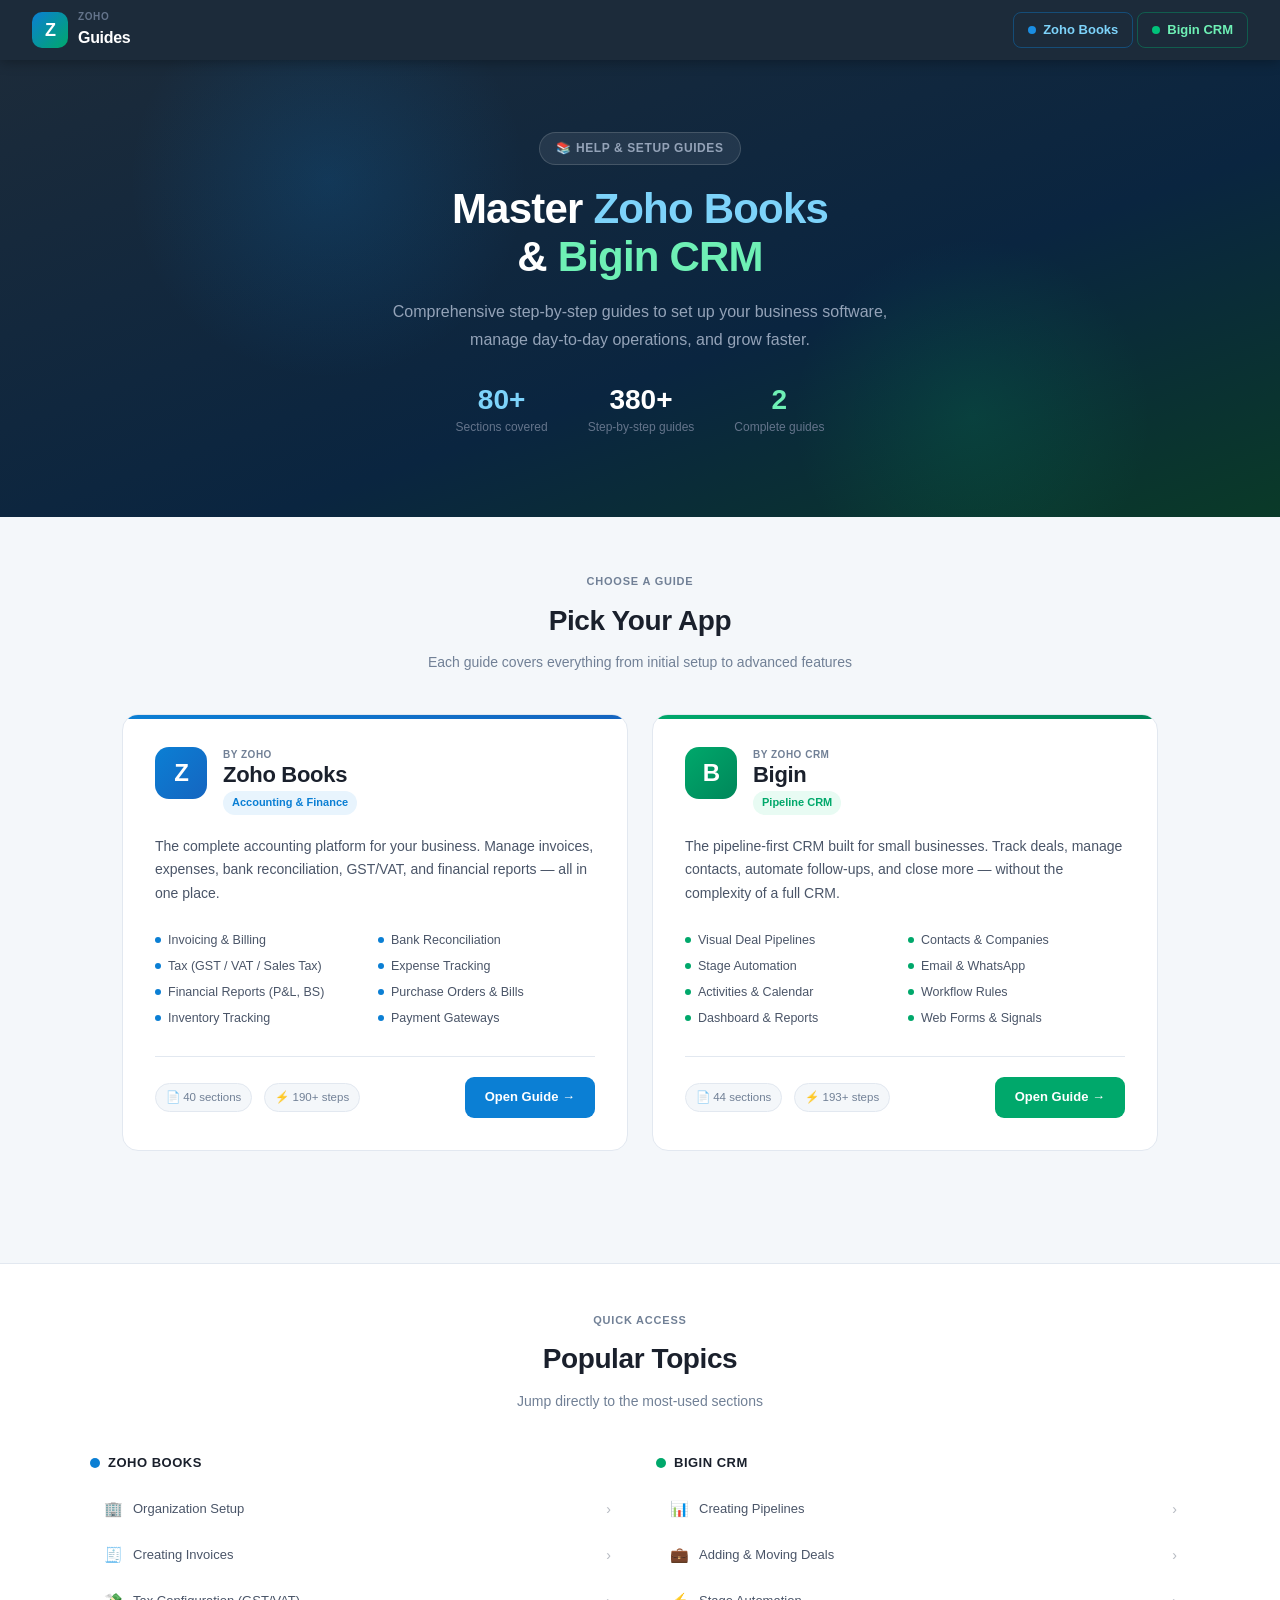
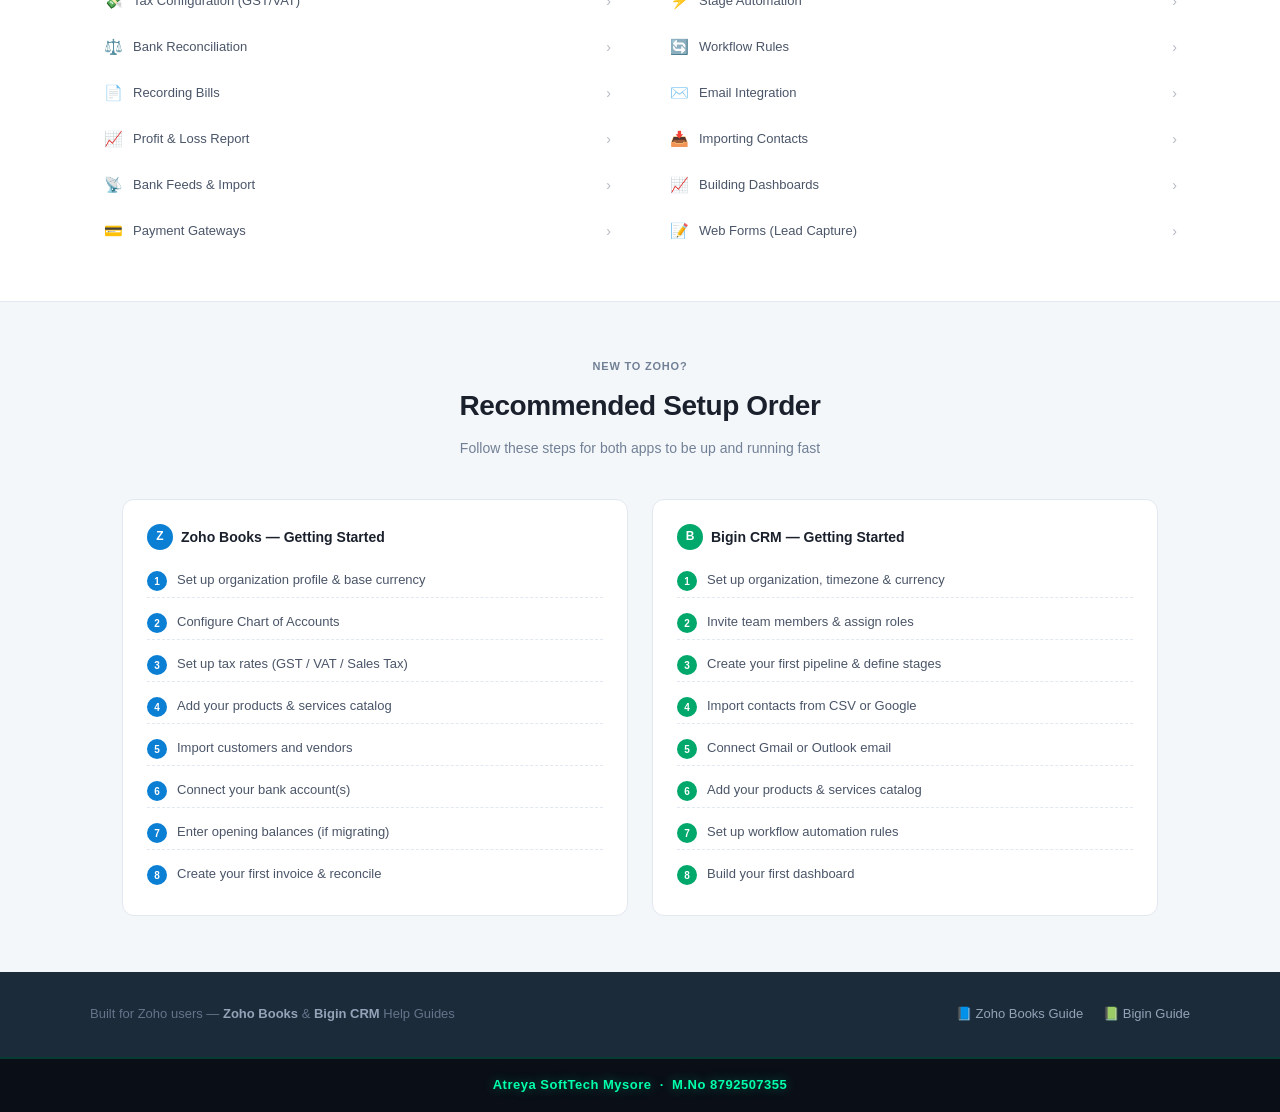
<file: index.html>
<!DOCTYPE html>
<html lang="en">
<head>
<meta charset="UTF-8">
<meta name="viewport" content="width=device-width, initial-scale=1.0">
<title>Zoho Guides — Books & Bigin Help Center</title>
<link rel="stylesheet" href="mobile.css">
<style>
  :root {
    --navy: #1C2B3A;
    --navy-light: #243447;
    --teal: #0B7FD4;
    --teal-light: #1A8EE3;
    --teal-pale: #E8F4FD;
    --green: #00A86B;
    --green-light: #00C27A;
    --green-pale: #E8FBF3;
    --amber: #F5A623;
    --amber-pale: #FFF8EC;
    --canvas: #F4F7FA;
    --white: #FFFFFF;
    --border: #E2E8F0;
    --text-primary: #1A202C;
    --text-secondary: #4A5568;
    --text-muted: #718096;
    --header-h: 60px;
    --red: #E53E3E;
    --red-pale: #FFF5F5;
  }

  *, *::before, *::after { box-sizing: border-box; margin: 0; padding: 0; }

  body {
    font-family: 'Inter', -apple-system, BlinkMacSystemFont, 'Segoe UI', sans-serif;
    background: var(--canvas);
    color: var(--text-primary);
    line-height: 1.6;
    font-size: 15px;
  }

  /* ─── HEADER ─── */
  header {
    position: sticky;
    top: 0;
    height: var(--header-h);
    background: var(--navy);
    display: flex;
    align-items: center;
    padding: 0 32px;
    gap: 16px;
    z-index: 50;
    box-shadow: 0 2px 12px rgba(0,0,0,0.3);
  }

  .logo-group {
    display: flex;
    align-items: center;
    gap: 10px;
    text-decoration: none;
  }

  .zoho-mark {
    width: 36px; height: 36px;
    background: linear-gradient(135deg, var(--teal) 0%, var(--green) 100%);
    border-radius: 10px;
    display: flex; align-items: center; justify-content: center;
    font-size: 18px; font-weight: 900; color: white; letter-spacing: -1px;
  }

  .logo-group .brand { font-size: 10px; color: #64748B; font-weight: 600; text-transform: uppercase; letter-spacing: 0.6px; }
  .logo-group .title { font-size: 16px; color: white; font-weight: 800; letter-spacing: -0.3px; }

  .header-nav {
    display: flex;
    align-items: center;
    gap: 4px;
    margin-left: auto;
  }

  .nav-link {
    display: flex;
    align-items: center;
    gap: 7px;
    padding: 7px 14px;
    border-radius: 8px;
    font-size: 13px;
    font-weight: 600;
    color: #94A3B8;
    text-decoration: none;
    transition: all 0.15s;
    white-space: nowrap;
  }

  .nav-link:hover { background: rgba(255,255,255,0.08); color: white; }

  .nav-link.books { border: 1px solid rgba(11,127,212,0.4); color: #7DD3FA; }
  .nav-link.books:hover { background: rgba(11,127,212,0.15); color: white; }
  .nav-link.bigin { border: 1px solid rgba(0,168,107,0.4); color: #6EF0B5; }
  .nav-link.bigin:hover { background: rgba(0,168,107,0.15); color: white; }

  .nav-dot { width: 8px; height: 8px; border-radius: 50%; flex-shrink: 0; }
  .nav-dot.blue { background: var(--teal-light); }
  .nav-dot.green { background: var(--green-light); }

  /* ─── HERO ─── */
  .index-hero {
    background: linear-gradient(160deg, var(--navy) 0%, #0A2540 60%, #0A3A28 100%);
    padding: 72px 32px 80px;
    text-align: center;
    position: relative;
    overflow: hidden;
  }

  .index-hero::before {
    content: '';
    position: absolute;
    left: 10%; top: -80px;
    width: 400px; height: 400px;
    background: radial-gradient(circle, rgba(11,127,212,0.18) 0%, transparent 70%);
    pointer-events: none;
  }

  .index-hero::after {
    content: '';
    position: absolute;
    right: 10%; bottom: -80px;
    width: 360px; height: 360px;
    background: radial-gradient(circle, rgba(0,168,107,0.15) 0%, transparent 70%);
    pointer-events: none;
  }

  .hero-eyebrow {
    display: inline-flex; align-items: center; gap: 8px;
    background: rgba(255,255,255,0.08);
    border: 1px solid rgba(255,255,255,0.15);
    color: #94A3B8;
    font-size: 12px; font-weight: 600; padding: 6px 16px; border-radius: 20px;
    margin-bottom: 20px; text-transform: uppercase; letter-spacing: 0.6px;
  }

  .index-hero h1 {
    font-size: 42px; font-weight: 900; color: white;
    line-height: 1.15; margin-bottom: 16px; letter-spacing: -0.8px;
    position: relative; z-index: 1;
  }

  .index-hero h1 .accent-blue { color: #7DD3FA; }
  .index-hero h1 .accent-green { color: #6EF0B5; }

  .index-hero p {
    font-size: 16px; color: #94A3B8;
    max-width: 520px; margin: 0 auto 32px; line-height: 1.75;
    position: relative; z-index: 1;
  }

  .hero-stats {
    display: flex;
    justify-content: center;
    gap: 40px;
    position: relative; z-index: 1;
  }

  .stat { text-align: center; }
  .stat-num { font-size: 28px; font-weight: 800; color: white; line-height: 1; }
  .stat-num.blue { color: #7DD3FA; }
  .stat-num.green { color: #6EF0B5; }
  .stat-label { font-size: 12px; color: #64748B; margin-top: 4px; }

  /* ─── GUIDES GRID ─── */
  .guides-section {
    max-width: 1100px;
    margin: 0 auto;
    padding: 56px 32px;
  }

  .section-eyebrow {
    text-align: center;
    font-size: 11px; font-weight: 700; color: var(--text-muted);
    text-transform: uppercase; letter-spacing: 0.8px;
    margin-bottom: 8px;
  }

  .section-heading {
    text-align: center;
    font-size: 28px; font-weight: 800; color: var(--text-primary);
    letter-spacing: -0.4px; margin-bottom: 8px;
  }

  .section-sub {
    text-align: center;
    font-size: 14px; color: var(--text-muted);
    margin-bottom: 40px;
  }

  .guides-grid {
    display: grid;
    grid-template-columns: repeat(2, 1fr);
    gap: 24px;
    margin-bottom: 56px;
  }

  .guide-card {
    background: white;
    border: 1px solid var(--border);
    border-radius: 16px;
    padding: 32px;
    text-decoration: none;
    color: inherit;
    display: flex;
    flex-direction: column;
    transition: all 0.2s;
    position: relative;
    overflow: hidden;
  }

  .guide-card::before {
    content: '';
    position: absolute;
    top: 0; left: 0; right: 0;
    height: 4px;
    border-radius: 16px 16px 0 0;
  }

  .guide-card.books::before { background: linear-gradient(90deg, var(--teal) 0%, #1565C0 100%); }
  .guide-card.bigin::before { background: linear-gradient(90deg, var(--green) 0%, #00875A 100%); }

  .guide-card:hover {
    transform: translateY(-4px);
    box-shadow: 0 12px 40px rgba(0,0,0,0.1);
  }

  .guide-card.books:hover { border-color: var(--teal); }
  .guide-card.bigin:hover { border-color: var(--green); }

  .card-header {
    display: flex;
    align-items: flex-start;
    gap: 16px;
    margin-bottom: 20px;
  }

  .app-icon {
    width: 52px; height: 52px;
    border-radius: 14px;
    display: flex; align-items: center; justify-content: center;
    font-size: 24px; font-weight: 900; color: white;
    flex-shrink: 0;
    letter-spacing: -1px;
  }

  .app-icon.books-icon { background: linear-gradient(135deg, var(--teal) 0%, #1565C0 100%); }
  .app-icon.bigin-icon { background: linear-gradient(135deg, var(--green) 0%, #00875A 100%); }

  .app-meta { flex: 1; }
  .app-by { font-size: 10px; color: var(--text-muted); font-weight: 600; text-transform: uppercase; letter-spacing: 0.5px; }
  .app-name { font-size: 22px; font-weight: 800; color: var(--text-primary); letter-spacing: -0.3px; line-height: 1.1; }
  .app-tag {
    display: inline-block;
    padding: 3px 9px; border-radius: 20px;
    font-size: 11px; font-weight: 700; margin-top: 4px;
  }

  .books .app-tag { background: var(--teal-pale); color: var(--teal); }
  .bigin .app-tag { background: var(--green-pale); color: var(--green); }

  .card-desc {
    font-size: 14px; color: var(--text-secondary);
    line-height: 1.7; margin-bottom: 24px; flex: 1;
  }

  .feature-list {
    display: grid;
    grid-template-columns: 1fr 1fr;
    gap: 6px;
    margin-bottom: 28px;
  }

  .feature-item {
    display: flex;
    align-items: center;
    gap: 7px;
    font-size: 12.5px;
    color: var(--text-secondary);
  }

  .feature-dot {
    width: 6px; height: 6px; border-radius: 50%; flex-shrink: 0;
  }

  .books .feature-dot { background: var(--teal); }
  .bigin .feature-dot { background: var(--green); }

  .card-footer {
    display: flex;
    align-items: center;
    justify-content: space-between;
    padding-top: 20px;
    border-top: 1px solid var(--border);
  }

  .card-meta {
    display: flex;
    gap: 12px;
  }

  .meta-pill {
    display: flex; align-items: center; gap: 5px;
    font-size: 11.5px; color: var(--text-muted);
    background: var(--canvas);
    padding: 4px 10px; border-radius: 20px;
    border: 1px solid var(--border);
  }

  .open-btn {
    display: inline-flex;
    align-items: center;
    gap: 7px;
    padding: 10px 20px;
    border-radius: 9px;
    font-size: 13px; font-weight: 700;
    color: white;
    text-decoration: none;
    transition: all 0.15s;
  }

  .books .open-btn { background: var(--teal); }
  .books .open-btn:hover { background: var(--teal-light); }
  .bigin .open-btn { background: var(--green); }
  .bigin .open-btn:hover { background: var(--green-light); }

  /* ─── QUICK TOPICS ─── */
  .topics-section {
    background: white;
    border-top: 1px solid var(--border);
    border-bottom: 1px solid var(--border);
    padding: 48px 32px;
  }

  .topics-inner {
    max-width: 1100px;
    margin: 0 auto;
  }

  .topics-grid {
    display: grid;
    grid-template-columns: repeat(2, 1fr);
    gap: 32px;
    margin-top: 36px;
  }

  .topic-col h3 {
    font-size: 13px; font-weight: 800; color: var(--text-primary);
    text-transform: uppercase; letter-spacing: 0.5px;
    margin-bottom: 14px;
    display: flex; align-items: center; gap: 8px;
  }

  .topic-col h3 .col-dot {
    width: 10px; height: 10px; border-radius: 50%;
  }

  .topic-col h3 .col-dot.blue { background: var(--teal); }
  .topic-col h3 .col-dot.green { background: var(--green); }

  .topic-links {
    display: flex;
    flex-direction: column;
    gap: 2px;
  }

  .topic-link {
    display: flex; align-items: center; gap: 10px;
    padding: 9px 12px;
    border-radius: 8px;
    font-size: 13px; color: var(--text-secondary);
    text-decoration: none;
    transition: all 0.13s;
    border: 1px solid transparent;
  }

  .topic-link:hover { background: var(--canvas); border-color: var(--border); color: var(--text-primary); }
  .topic-link.books-link:hover { background: var(--teal-pale); border-color: rgba(11,127,212,0.2); color: var(--teal); }
  .topic-link.bigin-link:hover { background: var(--green-pale); border-color: rgba(0,168,107,0.2); color: var(--green); }

  .topic-link .tl-icon { font-size: 15px; width: 20px; text-align: center; flex-shrink: 0; }
  .topic-link .tl-arrow { margin-left: auto; font-size: 14px; opacity: 0.4; }

  /* ─── SETUP STEPS ─── */
  .setup-section {
    max-width: 1100px;
    margin: 0 auto;
    padding: 56px 32px;
  }

  .steps-grid {
    display: grid;
    grid-template-columns: repeat(2, 1fr);
    gap: 24px;
    margin-top: 36px;
  }

  .step-card {
    background: white;
    border: 1px solid var(--border);
    border-radius: 12px;
    padding: 24px;
  }

  .step-card h3 {
    font-size: 14px; font-weight: 800;
    color: var(--text-primary);
    margin-bottom: 14px;
    display: flex; align-items: center; gap: 8px;
  }

  .step-num-badge {
    width: 26px; height: 26px; border-radius: 50%;
    display: flex; align-items: center; justify-content: center;
    font-size: 12px; font-weight: 800; color: white; flex-shrink: 0;
  }

  .step-num-badge.blue { background: var(--teal); }
  .step-num-badge.green { background: var(--green); }

  .step-items {
    display: flex;
    flex-direction: column;
    gap: 8px;
  }

  .step-item {
    display: flex; align-items: flex-start; gap: 10px;
    font-size: 13px; color: var(--text-secondary); line-height: 1.5;
    padding: 6px 0;
    border-bottom: 1px dashed var(--border);
  }

  .step-item:last-child { border-bottom: none; }
  .step-item .si-num {
    min-width: 20px; height: 20px; border-radius: 50%;
    font-size: 10px; font-weight: 700; color: white;
    display: flex; align-items: center; justify-content: center;
    flex-shrink: 0; margin-top: 1px;
  }

  .si-num.blue { background: var(--teal); }
  .si-num.green { background: var(--green); }

  /* ─── FOOTER ─── */
  footer {
    background: var(--navy);
    color: #64748B;
    text-align: center;
    padding: 32px;
    font-size: 13px;
  }

  footer a { color: #94A3B8; text-decoration: none; }
  footer a:hover { color: white; }

  .footer-inner {
    max-width: 1100px;
    margin: 0 auto;
    display: flex;
    align-items: center;
    justify-content: space-between;
    flex-wrap: wrap;
    gap: 12px;
  }

  .footer-links { display: flex; gap: 20px; }

  /* ─── INDEX-SPECIFIC MOBILE ADJUSTMENTS ─── */
  /* (additional ones beyond mobile.css) */
  @media (max-width: 720px) {
    header { padding: 0 14px; gap: 12px; }

    .header-nav { gap: 6px; }
    .nav-link { padding: 6px 10px; font-size: 12px; }
    .nav-link span:not(.nav-dot) { display: none; }
    .nav-dot { width: 10px; height: 10px; }

    .index-hero { padding: 48px 20px 56px; }
    .index-hero h1 { font-size: 28px; }
    .index-hero p { font-size: 14px; }
    .hero-stats { gap: 24px; }
    .stat-num { font-size: 22px; }

    .guides-section { padding: 36px 16px; }
    .section-heading { font-size: 22px; }

    .feature-list { grid-template-columns: 1fr; }

    .card-footer { flex-direction: column; align-items: flex-start; gap: 12px; }
    .open-btn { width: 100%; justify-content: center; }

    .topics-section { padding: 36px 16px; }
    .topics-grid { grid-template-columns: 1fr; gap: 24px; }

    .setup-section { padding: 36px 16px; }
    .steps-grid { grid-template-columns: 1fr; }

    .footer-inner { flex-direction: column; text-align: center; }
    .footer-links { justify-content: center; }
  }

  @media (max-width: 420px) {
    .index-hero h1 { font-size: 24px; }
    .hero-stats { gap: 16px; }
    .stat-num { font-size: 20px; }
    .guide-card { padding: 20px; }
    .app-icon { width: 42px; height: 42px; font-size: 20px; }
    .app-name { font-size: 18px; }
  }
</style>
</head>
<body>

<!-- ─── HEADER ─── -->
<header>
  <a class="logo-group" href="index.html">
    <div class="zoho-mark">Z</div>
    <div>
      <div class="brand">Zoho</div>
      <div class="title">Guides</div>
    </div>
  </a>

  <nav class="header-nav">
    <a class="nav-link books" href="zoho-books-guide.html">
      <span class="nav-dot blue"></span>
      <span>Zoho Books</span>
    </a>
    <a class="nav-link bigin" href="bigin-guide.html">
      <span class="nav-dot green"></span>
      <span>Bigin CRM</span>
    </a>
  </nav>
</header>

<!-- ─── HERO ─── -->
<section class="index-hero">
  <div class="hero-eyebrow">📚 Help & Setup Guides</div>
  <h1>Master <span class="accent-blue">Zoho Books</span><br>& <span class="accent-green">Bigin CRM</span></h1>
  <p>Comprehensive step-by-step guides to set up your business software, manage day-to-day operations, and grow faster.</p>

  <div class="hero-stats">
    <div class="stat">
      <div class="stat-num blue">80+</div>
      <div class="stat-label">Sections covered</div>
    </div>
    <div class="stat">
      <div class="stat-num">380+</div>
      <div class="stat-label">Step-by-step guides</div>
    </div>
    <div class="stat">
      <div class="stat-num green">2</div>
      <div class="stat-label">Complete guides</div>
    </div>
  </div>
</section>

<!-- ─── GUIDES GRID ─── -->
<section class="guides-section">
  <p class="section-eyebrow">Choose a guide</p>
  <h2 class="section-heading">Pick Your App</h2>
  <p class="section-sub">Each guide covers everything from initial setup to advanced features</p>

  <div class="guides-grid">

    <!-- ZOHO BOOKS CARD -->
    <a class="guide-card books" href="zoho-books-guide.html">
      <div class="card-header">
        <div class="app-icon books-icon">Z</div>
        <div class="app-meta">
          <div class="app-by">by Zoho</div>
          <div class="app-name">Zoho Books</div>
          <span class="app-tag">Accounting & Finance</span>
        </div>
      </div>

      <p class="card-desc">
        The complete accounting platform for your business. Manage invoices, expenses, bank reconciliation, GST/VAT, and financial reports — all in one place.
      </p>

      <div class="feature-list">
        <div class="feature-item"><span class="feature-dot"></span>Invoicing & Billing</div>
        <div class="feature-item"><span class="feature-dot"></span>Bank Reconciliation</div>
        <div class="feature-item"><span class="feature-dot"></span>Tax (GST / VAT / Sales Tax)</div>
        <div class="feature-item"><span class="feature-dot"></span>Expense Tracking</div>
        <div class="feature-item"><span class="feature-dot"></span>Financial Reports (P&L, BS)</div>
        <div class="feature-item"><span class="feature-dot"></span>Purchase Orders & Bills</div>
        <div class="feature-item"><span class="feature-dot"></span>Inventory Tracking</div>
        <div class="feature-item"><span class="feature-dot"></span>Payment Gateways</div>
      </div>

      <div class="card-footer">
        <div class="card-meta">
          <span class="meta-pill">📄 40 sections</span>
          <span class="meta-pill">⚡ 190+ steps</span>
        </div>
        <span class="open-btn">Open Guide →</span>
      </div>
    </a>

    <!-- BIGIN CARD -->
    <a class="guide-card bigin" href="bigin-guide.html">
      <div class="card-header">
        <div class="app-icon bigin-icon">B</div>
        <div class="app-meta">
          <div class="app-by">by Zoho CRM</div>
          <div class="app-name">Bigin</div>
          <span class="app-tag">Pipeline CRM</span>
        </div>
      </div>

      <p class="card-desc">
        The pipeline-first CRM built for small businesses. Track deals, manage contacts, automate follow-ups, and close more — without the complexity of a full CRM.
      </p>

      <div class="feature-list">
        <div class="feature-item"><span class="feature-dot"></span>Visual Deal Pipelines</div>
        <div class="feature-item"><span class="feature-dot"></span>Contacts & Companies</div>
        <div class="feature-item"><span class="feature-dot"></span>Stage Automation</div>
        <div class="feature-item"><span class="feature-dot"></span>Email & WhatsApp</div>
        <div class="feature-item"><span class="feature-dot"></span>Activities & Calendar</div>
        <div class="feature-item"><span class="feature-dot"></span>Workflow Rules</div>
        <div class="feature-item"><span class="feature-dot"></span>Dashboard & Reports</div>
        <div class="feature-item"><span class="feature-dot"></span>Web Forms & Signals</div>
      </div>

      <div class="card-footer">
        <div class="card-meta">
          <span class="meta-pill">📄 44 sections</span>
          <span class="meta-pill">⚡ 193+ steps</span>
        </div>
        <span class="open-btn">Open Guide →</span>
      </div>
    </a>

  </div>
</section>

<!-- ─── QUICK TOPICS ─── -->
<section class="topics-section">
  <div class="topics-inner">
    <p class="section-eyebrow">Quick access</p>
    <h2 class="section-heading">Popular Topics</h2>
    <p class="section-sub">Jump directly to the most-used sections</p>

    <div class="topics-grid">

      <!-- BOOKS TOPICS -->
      <div class="topic-col">
        <h3><span class="col-dot blue"></span>Zoho Books</h3>
        <div class="topic-links">
          <a class="topic-link books-link" href="zoho-books-guide.html#section-org-setup">
            <span class="tl-icon">🏢</span> Organization Setup
            <span class="tl-arrow">›</span>
          </a>
          <a class="topic-link books-link" href="zoho-books-guide.html#section-invoices">
            <span class="tl-icon">🧾</span> Creating Invoices
            <span class="tl-arrow">›</span>
          </a>
          <a class="topic-link books-link" href="zoho-books-guide.html#section-taxes">
            <span class="tl-icon">💸</span> Tax Configuration (GST/VAT)
            <span class="tl-arrow">›</span>
          </a>
          <a class="topic-link books-link" href="zoho-books-guide.html#section-reconciliation">
            <span class="tl-icon">⚖️</span> Bank Reconciliation
            <span class="tl-arrow">›</span>
          </a>
          <a class="topic-link books-link" href="zoho-books-guide.html#section-bills">
            <span class="tl-icon">📄</span> Recording Bills
            <span class="tl-arrow">›</span>
          </a>
          <a class="topic-link books-link" href="zoho-books-guide.html#section-report-pl">
            <span class="tl-icon">📈</span> Profit & Loss Report
            <span class="tl-arrow">›</span>
          </a>
          <a class="topic-link books-link" href="zoho-books-guide.html#section-bank-feeds">
            <span class="tl-icon">📡</span> Bank Feeds & Import
            <span class="tl-arrow">›</span>
          </a>
          <a class="topic-link books-link" href="zoho-books-guide.html#section-payment-gateways">
            <span class="tl-icon">💳</span> Payment Gateways
            <span class="tl-arrow">›</span>
          </a>
        </div>
      </div>

      <!-- BIGIN TOPICS -->
      <div class="topic-col">
        <h3><span class="col-dot green"></span>Bigin CRM</h3>
        <div class="topic-links">
          <a class="topic-link bigin-link" href="bigin-guide.html#section-create-pipeline">
            <span class="tl-icon">📊</span> Creating Pipelines
            <span class="tl-arrow">›</span>
          </a>
          <a class="topic-link bigin-link" href="bigin-guide.html#section-deals">
            <span class="tl-icon">💼</span> Adding & Moving Deals
            <span class="tl-arrow">›</span>
          </a>
          <a class="topic-link bigin-link" href="bigin-guide.html#section-stage-automation">
            <span class="tl-icon">⚡</span> Stage Automation
            <span class="tl-arrow">›</span>
          </a>
          <a class="topic-link bigin-link" href="bigin-guide.html#section-workflows">
            <span class="tl-icon">🔄</span> Workflow Rules
            <span class="tl-arrow">›</span>
          </a>
          <a class="topic-link bigin-link" href="bigin-guide.html#section-email">
            <span class="tl-icon">✉️</span> Email Integration
            <span class="tl-arrow">›</span>
          </a>
          <a class="topic-link bigin-link" href="bigin-guide.html#section-import-data">
            <span class="tl-icon">📥</span> Importing Contacts
            <span class="tl-arrow">›</span>
          </a>
          <a class="topic-link bigin-link" href="bigin-guide.html#section-dashboard">
            <span class="tl-icon">📈</span> Building Dashboards
            <span class="tl-arrow">›</span>
          </a>
          <a class="topic-link bigin-link" href="bigin-guide.html#section-web-forms">
            <span class="tl-icon">📝</span> Web Forms (Lead Capture)
            <span class="tl-arrow">›</span>
          </a>
        </div>
      </div>

    </div>
  </div>
</section>

<!-- ─── SETUP STEPS ─── -->
<section class="setup-section">
  <p class="section-eyebrow">New to Zoho?</p>
  <h2 class="section-heading">Recommended Setup Order</h2>
  <p class="section-sub">Follow these steps for both apps to be up and running fast</p>

  <div class="steps-grid">

    <div class="step-card">
      <h3>
        <span class="step-num-badge blue">Z</span>
        Zoho Books — Getting Started
      </h3>
      <div class="step-items">
        <div class="step-item"><span class="si-num blue">1</span>Set up organization profile & base currency</div>
        <div class="step-item"><span class="si-num blue">2</span>Configure Chart of Accounts</div>
        <div class="step-item"><span class="si-num blue">3</span>Set up tax rates (GST / VAT / Sales Tax)</div>
        <div class="step-item"><span class="si-num blue">4</span>Add your products & services catalog</div>
        <div class="step-item"><span class="si-num blue">5</span>Import customers and vendors</div>
        <div class="step-item"><span class="si-num blue">6</span>Connect your bank account(s)</div>
        <div class="step-item"><span class="si-num blue">7</span>Enter opening balances (if migrating)</div>
        <div class="step-item"><span class="si-num blue">8</span>Create your first invoice & reconcile</div>
      </div>
    </div>

    <div class="step-card">
      <h3>
        <span class="step-num-badge green">B</span>
        Bigin CRM — Getting Started
      </h3>
      <div class="step-items">
        <div class="step-item"><span class="si-num green">1</span>Set up organization, timezone & currency</div>
        <div class="step-item"><span class="si-num green">2</span>Invite team members & assign roles</div>
        <div class="step-item"><span class="si-num green">3</span>Create your first pipeline & define stages</div>
        <div class="step-item"><span class="si-num green">4</span>Import contacts from CSV or Google</div>
        <div class="step-item"><span class="si-num green">5</span>Connect Gmail or Outlook email</div>
        <div class="step-item"><span class="si-num green">6</span>Add your products & services catalog</div>
        <div class="step-item"><span class="si-num green">7</span>Set up workflow automation rules</div>
        <div class="step-item"><span class="si-num green">8</span>Build your first dashboard</div>
      </div>
    </div>

  </div>
</section>

<!-- ─── FOOTER ─── -->
<footer>
  <div class="footer-inner">
    <div>
      Built for Zoho users &mdash; <strong style="color:#94A3B8;">Zoho Books</strong> &amp; <strong style="color:#94A3B8;">Bigin CRM</strong> Help Guides
    </div>
    <div class="footer-links">
      <a href="zoho-books-guide.html">📘 Zoho Books Guide</a>
      <a href="bigin-guide.html">📗 Bigin Guide</a>
    </div>
  </div>
</footer>

<div style="background:#0A0E17;text-align:center;padding:16px 20px;font-size:13px;font-weight:700;color:#00FFAA;letter-spacing:0.5px;border-top:2px solid #00FFAA30;text-shadow:0 0 12px rgba(0,255,170,0.4);">
  Atreya SoftTech Mysore &nbsp;&middot;&nbsp; M.No 8792507355
</div>

</body>
</html>
</file>
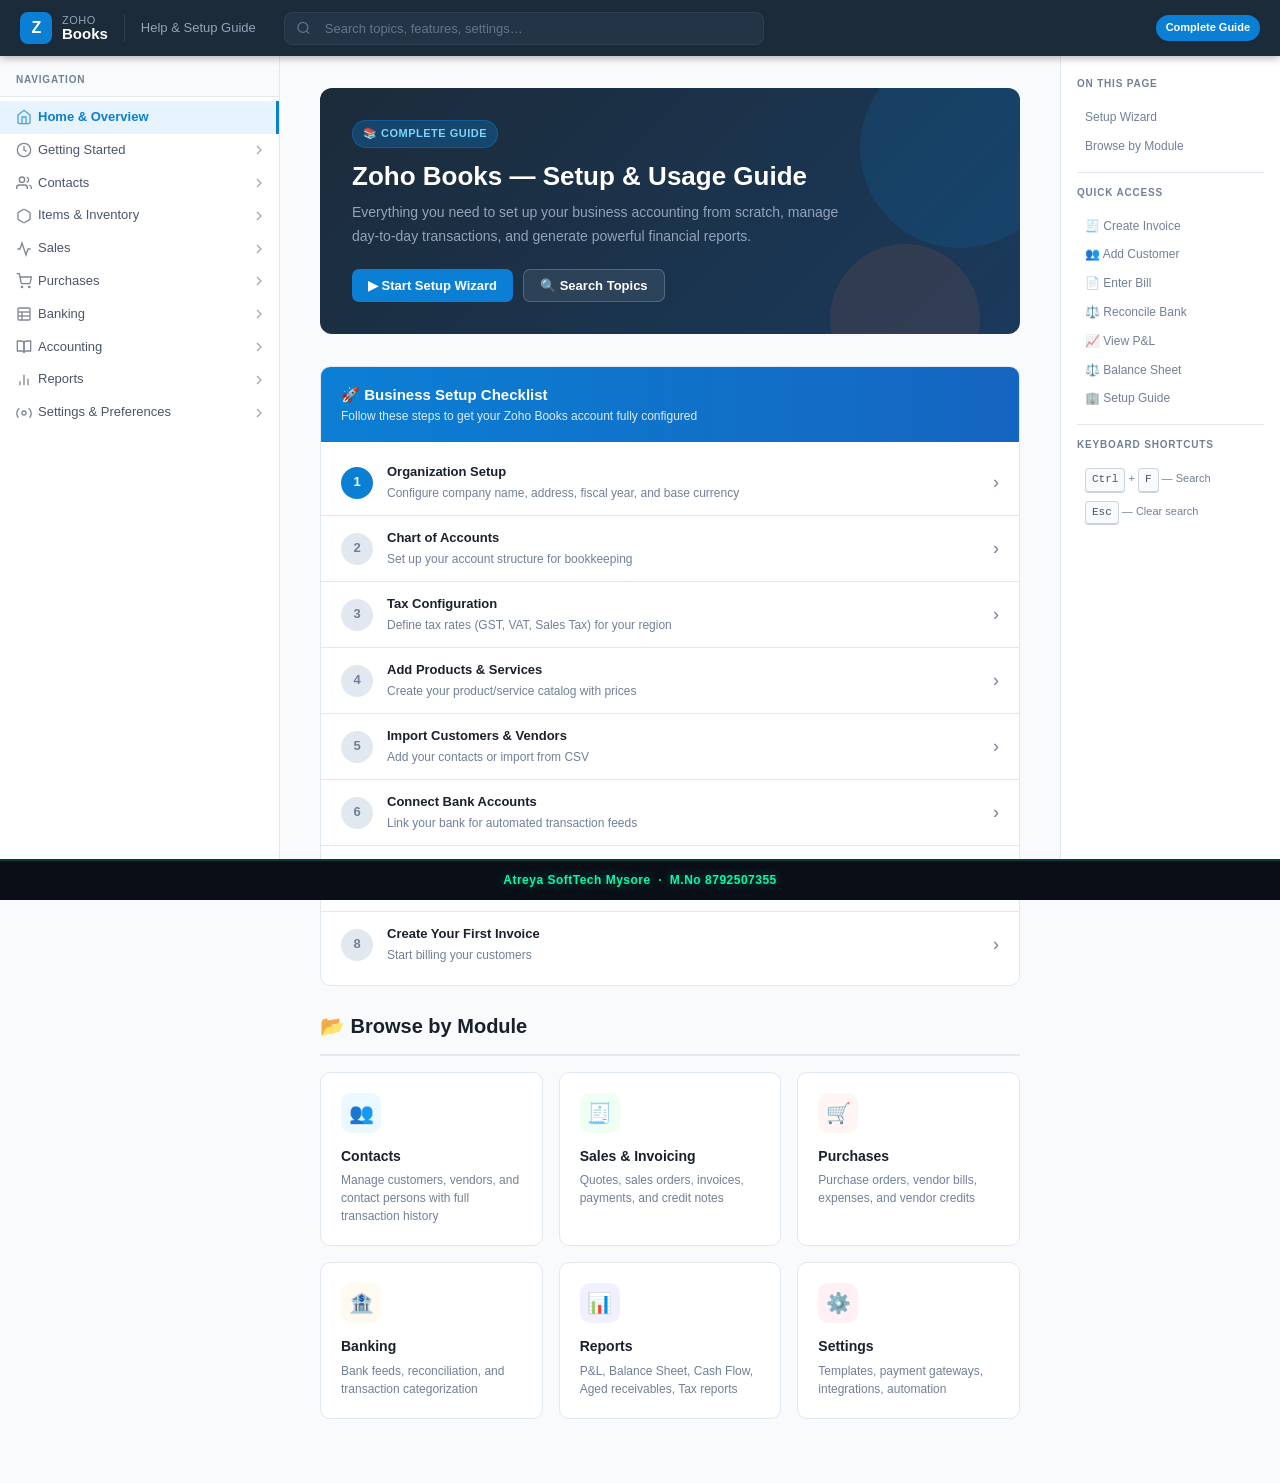
<file: zoho-books-guide.html>
<!DOCTYPE html>
<html lang="en">
<head>
<meta charset="UTF-8">
<meta name="viewport" content="width=device-width, initial-scale=1.0">
<title>Zoho Books — Complete Setup & Usage Guide</title>
<style>
  :root {
    --navy: #1C2B3A;
    --navy-light: #243447;
    --teal: #0B7FD4;
    --teal-light: #1A8EE3;
    --teal-pale: #E8F4FD;
    --orange: #FF6B35;
    --orange-light: #FFF3EE;
    --white: #FFFFFF;
    --canvas: #F8FAFC;
    --border: #E2E8F0;
    --text-primary: #1A202C;
    --text-secondary: #4A5568;
    --text-muted: #718096;
    --sidebar-w: 280px;
    --toc-w: 220px;
    --header-h: 56px;
    --green: #38A169;
    --green-pale: #F0FFF4;
    --purple: #6B46C1;
    --purple-pale: #FAF5FF;
  }

  *, *::before, *::after { box-sizing: border-box; margin: 0; padding: 0; }

  body {
    font-family: 'Inter', -apple-system, BlinkMacSystemFont, 'Segoe UI', sans-serif;
    background: var(--canvas);
    color: var(--text-primary);
    line-height: 1.6;
    font-size: 14px;
  }

  /* HEADER */
  header {
    position: fixed;
    top: 0; left: 0; right: 0;
    height: var(--header-h);
    background: var(--navy);
    display: flex;
    align-items: center;
    padding: 0 20px;
    gap: 16px;
    z-index: 100;
    box-shadow: 0 2px 8px rgba(0,0,0,0.3);
  }

  .logo {
    display: flex;
    align-items: center;
    gap: 10px;
    text-decoration: none;
    flex-shrink: 0;
  }

  .logo-icon {
    width: 32px;
    height: 32px;
    background: var(--teal);
    border-radius: 8px;
    display: flex;
    align-items: center;
    justify-content: center;
    font-size: 16px;
    font-weight: 800;
    color: white;
    letter-spacing: -1px;
  }

  .logo-text {
    display: flex;
    flex-direction: column;
    line-height: 1.1;
  }

  .logo-text .brand { font-size: 11px; color: #94A3B8; font-weight: 500; text-transform: uppercase; letter-spacing: 0.5px; }
  .logo-text .product { font-size: 15px; color: white; font-weight: 700; }

  .header-divider { width: 1px; height: 28px; background: #2D3F50; flex-shrink: 0; }

  .header-title { color: #94A3B8; font-size: 13px; font-weight: 500; flex-shrink: 0; }

  .search-bar {
    flex: 1;
    max-width: 480px;
    margin-left: 12px;
    position: relative;
  }

  .search-bar input {
    width: 100%;
    padding: 8px 16px 8px 40px;
    background: var(--navy-light);
    border: 1px solid #2D3F50;
    border-radius: 8px;
    color: white;
    font-size: 13px;
    outline: none;
    transition: border-color 0.2s, background 0.2s;
    font-family: inherit;
  }

  .search-bar input::placeholder { color: #64748B; }
  .search-bar input:focus { border-color: var(--teal); background: #1E3246; }

  .search-icon {
    position: absolute;
    left: 12px;
    top: 50%;
    transform: translateY(-50%);
    color: #64748B;
    pointer-events: none;
  }

  .search-clear {
    position: absolute;
    right: 10px;
    top: 50%;
    transform: translateY(-50%);
    background: none;
    border: none;
    color: #64748B;
    cursor: pointer;
    font-size: 16px;
    line-height: 1;
    display: none;
    padding: 2px 4px;
  }

  .search-clear:hover { color: white; }

  .search-results-count {
    position: absolute;
    right: 34px;
    top: 50%;
    transform: translateY(-50%);
    font-size: 11px;
    color: var(--teal-light);
    font-weight: 600;
    display: none;
  }

  .header-badge {
    margin-left: auto;
    background: var(--teal);
    color: white;
    font-size: 11px;
    font-weight: 600;
    padding: 4px 10px;
    border-radius: 20px;
    flex-shrink: 0;
  }

  /* LAYOUT */
  .layout {
    display: flex;
    margin-top: var(--header-h);
    min-height: calc(100vh - var(--header-h));
  }

  /* SIDEBAR */
  aside.sidebar {
    width: var(--sidebar-w);
    flex-shrink: 0;
    background: white;
    border-right: 1px solid var(--border);
    position: fixed;
    top: var(--header-h);
    bottom: 0;
    overflow-y: auto;
    overflow-x: hidden;
  }

  aside.sidebar::-webkit-scrollbar { width: 4px; }
  aside.sidebar::-webkit-scrollbar-track { background: transparent; }
  aside.sidebar::-webkit-scrollbar-thumb { background: #CBD5E0; border-radius: 2px; }

  .sidebar-section-header {
    padding: 16px 16px 8px;
    font-size: 10px;
    font-weight: 700;
    color: var(--text-muted);
    text-transform: uppercase;
    letter-spacing: 0.8px;
    border-bottom: 1px solid var(--border);
    margin-bottom: 4px;
    background: var(--canvas);
    position: sticky;
    top: 0;
    z-index: 2;
  }

  .tree-item {
    user-select: none;
  }

  .tree-label {
    display: flex;
    align-items: center;
    gap: 6px;
    padding: 6px 12px 6px 16px;
    cursor: pointer;
    border-radius: 0;
    transition: background 0.15s;
    font-size: 13px;
    color: var(--text-secondary);
    position: relative;
    text-decoration: none;
  }

  .tree-label:hover { background: var(--teal-pale); color: var(--teal); }

  .tree-label.active {
    background: var(--teal-pale);
    color: var(--teal);
    font-weight: 600;
    border-right: 3px solid var(--teal);
  }

  .tree-label .chevron {
    width: 16px;
    height: 16px;
    flex-shrink: 0;
    transition: transform 0.2s;
    margin-left: auto;
    opacity: 0.5;
  }

  .tree-label.open .chevron { transform: rotate(90deg); }

  .tree-icon {
    width: 16px;
    height: 16px;
    flex-shrink: 0;
    opacity: 0.7;
  }

  .tree-children {
    display: none;
    padding-left: 12px;
    border-left: 2px solid var(--border);
    margin-left: 24px;
  }

  .tree-children.open { display: block; }

  .tree-children .tree-label {
    font-size: 12.5px;
    padding: 5px 12px 5px 12px;
    color: var(--text-muted);
  }

  .tree-children .tree-label:hover { color: var(--teal); }
  .tree-children .tree-label.active { color: var(--teal); font-weight: 600; border-right: 2px solid var(--teal); }

  .tree-children .tree-children {
    margin-left: 16px;
  }

  .tree-children .tree-children .tree-label { font-size: 12px; }

  /* MAIN CONTENT */
  main.content {
    margin-left: var(--sidebar-w);
    margin-right: var(--toc-w);
    flex: 1;
    padding: 32px 40px;
    max-width: calc(100% - var(--sidebar-w) - var(--toc-w));
  }

  /* BREADCRUMB */
  .breadcrumb {
    display: flex;
    align-items: center;
    gap: 6px;
    font-size: 12px;
    color: var(--text-muted);
    margin-bottom: 24px;
    flex-wrap: wrap;
  }

  .breadcrumb a { color: var(--teal); text-decoration: none; }
  .breadcrumb a:hover { text-decoration: underline; }
  .breadcrumb .sep { color: #CBD5E0; }

  /* SECTIONS */
  .section {
    display: none;
    animation: fadeIn 0.2s ease;
  }

  .section.visible { display: block; }

  @keyframes fadeIn {
    from { opacity: 0; transform: translateY(4px); }
    to { opacity: 1; transform: translateY(0); }
  }

  .section-hero {
    background: linear-gradient(135deg, var(--navy) 0%, #1A3A5C 100%);
    border-radius: 12px;
    padding: 32px;
    color: white;
    margin-bottom: 32px;
    position: relative;
    overflow: hidden;
  }

  .section-hero::before {
    content: '';
    position: absolute;
    right: -40px;
    top: -40px;
    width: 200px;
    height: 200px;
    background: rgba(11, 127, 212, 0.15);
    border-radius: 50%;
  }

  .section-hero::after {
    content: '';
    position: absolute;
    right: 40px;
    bottom: -60px;
    width: 150px;
    height: 150px;
    background: rgba(255, 107, 53, 0.1);
    border-radius: 50%;
  }

  .hero-tag {
    display: inline-flex;
    align-items: center;
    gap: 6px;
    background: rgba(11, 127, 212, 0.3);
    border: 1px solid rgba(11, 127, 212, 0.4);
    color: #7DD3FA;
    font-size: 11px;
    font-weight: 600;
    padding: 4px 10px;
    border-radius: 20px;
    margin-bottom: 12px;
    text-transform: uppercase;
    letter-spacing: 0.5px;
  }

  .section-hero h1 { font-size: 26px; font-weight: 700; margin-bottom: 8px; line-height: 1.3; }
  .section-hero p { color: #94A3B8; font-size: 14px; max-width: 500px; line-height: 1.7; }

  .hero-actions {
    display: flex;
    gap: 10px;
    margin-top: 20px;
    flex-wrap: wrap;
  }

  .btn {
    display: inline-flex;
    align-items: center;
    gap: 6px;
    padding: 8px 16px;
    border-radius: 7px;
    font-size: 13px;
    font-weight: 600;
    cursor: pointer;
    border: none;
    text-decoration: none;
    transition: all 0.15s;
  }

  .btn-primary { background: var(--teal); color: white; }
  .btn-primary:hover { background: var(--teal-light); }
  .btn-outline { background: rgba(255,255,255,0.08); color: white; border: 1px solid rgba(255,255,255,0.2); }
  .btn-outline:hover { background: rgba(255,255,255,0.15); }

  /* CARD GRID */
  .card-grid {
    display: grid;
    grid-template-columns: repeat(auto-fill, minmax(220px, 1fr));
    gap: 16px;
    margin-bottom: 32px;
  }

  .card {
    background: white;
    border: 1px solid var(--border);
    border-radius: 10px;
    padding: 20px;
    cursor: pointer;
    transition: all 0.2s;
    text-decoration: none;
    color: inherit;
    display: block;
  }

  .card:hover {
    border-color: var(--teal);
    box-shadow: 0 4px 16px rgba(11, 127, 212, 0.12);
    transform: translateY(-2px);
  }

  .card-icon {
    width: 40px;
    height: 40px;
    border-radius: 10px;
    display: flex;
    align-items: center;
    justify-content: center;
    font-size: 20px;
    margin-bottom: 12px;
  }

  .card h3 { font-size: 14px; font-weight: 700; margin-bottom: 4px; color: var(--text-primary); }
  .card p { font-size: 12px; color: var(--text-muted); line-height: 1.5; }

  /* CONTENT SECTIONS */
  h2.section-title {
    font-size: 20px;
    font-weight: 700;
    color: var(--text-primary);
    margin-bottom: 8px;
    padding-bottom: 12px;
    border-bottom: 2px solid var(--border);
    display: flex;
    align-items: center;
    gap: 10px;
  }

  h3.sub-title {
    font-size: 15px;
    font-weight: 700;
    color: var(--text-primary);
    margin: 28px 0 12px;
    display: flex;
    align-items: center;
    gap: 8px;
  }

  h4.mini-title {
    font-size: 13px;
    font-weight: 700;
    color: var(--text-secondary);
    margin: 16px 0 8px;
    text-transform: uppercase;
    letter-spacing: 0.5px;
  }

  p.body-text {
    font-size: 14px;
    color: var(--text-secondary);
    line-height: 1.75;
    margin-bottom: 16px;
  }

  /* INFO BOXES */
  .info-box {
    border-radius: 8px;
    padding: 14px 16px;
    margin-bottom: 16px;
    display: flex;
    gap: 12px;
    align-items: flex-start;
    font-size: 13px;
    line-height: 1.6;
  }

  .info-box.tip { background: var(--teal-pale); border-left: 4px solid var(--teal); color: #1A5276; }
  .info-box.warn { background: #FFF8E6; border-left: 4px solid #F6C23E; color: #7D5A00; }
  .info-box.note { background: var(--green-pale); border-left: 4px solid var(--green); color: #1A4731; }
  .info-box.step-box { background: var(--purple-pale); border-left: 4px solid var(--purple); color: #3C1F7A; }

  .info-icon { font-size: 16px; flex-shrink: 0; margin-top: 1px; }

  /* STEP LIST */
  .step-list { list-style: none; margin-bottom: 20px; }

  .step-list li {
    display: flex;
    gap: 14px;
    align-items: flex-start;
    padding: 12px 0;
    border-bottom: 1px solid var(--border);
    font-size: 13.5px;
    color: var(--text-secondary);
    line-height: 1.6;
  }

  .step-list li:last-child { border-bottom: none; }

  .step-num {
    min-width: 26px;
    height: 26px;
    background: var(--teal);
    color: white;
    border-radius: 50%;
    display: flex;
    align-items: center;
    justify-content: center;
    font-size: 12px;
    font-weight: 700;
    flex-shrink: 0;
    margin-top: 1px;
  }

  /* FEATURE TABLE */
  .feature-table {
    width: 100%;
    border-collapse: collapse;
    margin-bottom: 24px;
    font-size: 13px;
  }

  .feature-table th {
    background: var(--navy);
    color: white;
    padding: 10px 14px;
    text-align: left;
    font-weight: 600;
    font-size: 12px;
    text-transform: uppercase;
    letter-spacing: 0.5px;
  }

  .feature-table th:first-child { border-radius: 8px 0 0 0; }
  .feature-table th:last-child { border-radius: 0 8px 0 0; }

  .feature-table td {
    padding: 10px 14px;
    border-bottom: 1px solid var(--border);
    color: var(--text-secondary);
    vertical-align: top;
  }

  .feature-table tr:hover td { background: var(--teal-pale); }

  .badge {
    display: inline-block;
    padding: 2px 8px;
    border-radius: 20px;
    font-size: 11px;
    font-weight: 600;
  }

  .badge-blue { background: var(--teal-pale); color: var(--teal); }
  .badge-green { background: var(--green-pale); color: var(--green); }
  .badge-orange { background: var(--orange-light); color: var(--orange); }
  .badge-purple { background: var(--purple-pale); color: var(--purple); }

  /* CHECKLIST */
  .checklist { list-style: none; margin-bottom: 20px; }

  .checklist li {
    padding: 8px 0;
    padding-left: 28px;
    position: relative;
    font-size: 13.5px;
    color: var(--text-secondary);
    line-height: 1.5;
    border-bottom: 1px dashed var(--border);
  }

  .checklist li:last-child { border-bottom: none; }

  .checklist li::before {
    content: '✓';
    position: absolute;
    left: 0;
    top: 8px;
    width: 18px;
    height: 18px;
    background: var(--green);
    color: white;
    border-radius: 50%;
    font-size: 10px;
    display: flex;
    align-items: center;
    justify-content: center;
    line-height: 18px;
    text-align: center;
  }

  /* QUICK LINKS */
  .quick-links {
    display: flex;
    flex-wrap: wrap;
    gap: 8px;
    margin-bottom: 20px;
  }

  .quick-link {
    display: inline-flex;
    align-items: center;
    gap: 5px;
    padding: 5px 12px;
    background: white;
    border: 1px solid var(--border);
    border-radius: 20px;
    font-size: 12px;
    color: var(--teal);
    text-decoration: none;
    cursor: pointer;
    transition: all 0.15s;
  }

  .quick-link:hover { background: var(--teal-pale); border-color: var(--teal); }

  /* TOC */
  aside.toc {
    width: var(--toc-w);
    flex-shrink: 0;
    background: white;
    border-left: 1px solid var(--border);
    position: fixed;
    top: var(--header-h);
    right: 0;
    bottom: 0;
    overflow-y: auto;
    padding: 20px 16px;
  }

  .toc-title {
    font-size: 10px;
    font-weight: 700;
    text-transform: uppercase;
    letter-spacing: 0.8px;
    color: var(--text-muted);
    margin-bottom: 12px;
  }

  .toc-list { list-style: none; }

  .toc-list li {
    margin-bottom: 2px;
  }

  .toc-list a {
    display: block;
    padding: 5px 8px;
    font-size: 12px;
    color: var(--text-muted);
    text-decoration: none;
    border-radius: 5px;
    line-height: 1.4;
    transition: all 0.15s;
    cursor: pointer;
  }

  .toc-list a:hover { background: var(--teal-pale); color: var(--teal); }
  .toc-list a.toc-active { background: var(--teal-pale); color: var(--teal); font-weight: 600; }

  .toc-list .toc-sub {
    padding-left: 16px;
  }

  .toc-list .toc-sub a { font-size: 11.5px; }

  .toc-divider { height: 1px; background: var(--border); margin: 12px 0; }

  /* SEARCH HIGHLIGHT */
  mark.highlight {
    background: #FFF59D;
    color: inherit;
    padding: 0 2px;
    border-radius: 2px;
  }

  /* SEARCH EMPTY STATE */
  .search-empty {
    display: none;
    text-align: center;
    padding: 48px 24px;
    color: var(--text-muted);
  }

  .search-empty.visible { display: block; }
  .search-empty .empty-icon { font-size: 48px; margin-bottom: 12px; }
  .search-empty h3 { font-size: 16px; color: var(--text-secondary); margin-bottom: 8px; }
  .search-empty p { font-size: 13px; }

  /* SETUP WIZARD CARD */
  .wizard-card {
    background: white;
    border: 1px solid var(--border);
    border-radius: 10px;
    overflow: hidden;
    margin-bottom: 24px;
  }

  .wizard-header {
    background: linear-gradient(90deg, var(--teal) 0%, #1565C0 100%);
    padding: 16px 20px;
    color: white;
    display: flex;
    align-items: center;
    gap: 12px;
  }

  .wizard-header h3 { font-size: 15px; font-weight: 700; }
  .wizard-header p { font-size: 12px; opacity: 0.85; }

  .wizard-steps {
    padding: 8px 0;
  }

  .wizard-step {
    display: flex;
    align-items: center;
    gap: 14px;
    padding: 12px 20px;
    border-bottom: 1px solid var(--border);
    cursor: pointer;
    transition: background 0.15s;
  }

  .wizard-step:last-child { border-bottom: none; }
  .wizard-step:hover { background: var(--canvas); }

  .ws-num {
    width: 32px;
    height: 32px;
    border-radius: 50%;
    display: flex;
    align-items: center;
    justify-content: center;
    font-size: 13px;
    font-weight: 700;
    flex-shrink: 0;
  }

  .ws-todo { background: var(--border); color: var(--text-muted); }
  .ws-done { background: var(--green); color: white; }
  .ws-active { background: var(--teal); color: white; }

  .ws-info h4 { font-size: 13px; font-weight: 700; color: var(--text-primary); }
  .ws-info p { font-size: 12px; color: var(--text-muted); margin-top: 1px; }

  .ws-arrow { margin-left: auto; color: var(--text-muted); font-size: 18px; }

  /* KEYBOARD SHORTCUT */
  kbd {
    display: inline-block;
    padding: 2px 6px;
    background: var(--canvas);
    border: 1px solid #CBD5E0;
    border-bottom-width: 2px;
    border-radius: 4px;
    font-size: 11px;
    font-family: monospace;
    color: var(--text-secondary);
  }

  /* SCROLLBAR */
  main.content::-webkit-scrollbar { width: 6px; }
  main.content::-webkit-scrollbar-thumb { background: #CBD5E0; border-radius: 3px; }

  /* SEARCH STATE */
  .tree-item.hidden { display: none; }
  .tree-item.search-match > .tree-label { background: #FFF59D !important; color: var(--text-primary) !important; font-weight: 600; }

  /* RESPONSIVE */
  /* Responsive layout handled by mobile.css */

  /* Inline code */
  code {
    background: var(--canvas);
    border: 1px solid var(--border);
    padding: 1px 6px;
    border-radius: 4px;
    font-size: 12px;
    font-family: 'Monaco', 'Consolas', monospace;
    color: #C0392B;
  }

  /* Section separator */
  .sep-block {
    height: 1px;
    background: var(--border);
    margin: 28px 0;
  }

  .section-anchor { scroll-margin-top: 80px; }

  /* ─── HAMBURGER BUTTON (base — responsive via mobile.css) ─── */
  .menu-btn {
    display: none;
    align-items: center;
    justify-content: center;
    width: 36px; height: 36px;
    background: rgba(255,255,255,0.1);
    border: 1px solid rgba(255,255,255,0.2);
    border-radius: 8px;
    cursor: pointer;
    flex-shrink: 0;
    color: white;
    padding: 0;
  }
  .menu-btn:hover { background: rgba(255,255,255,0.18); }
  .menu-btn svg { display: block; }
</style>
  <link rel="stylesheet" href="mobile.css">
</head>
<body>

<!-- HEADER -->
<header>
  <button class="menu-btn" id="menuBtn" onclick="toggleSidebar()" aria-label="Toggle navigation">
    <svg width="18" height="18" fill="none" viewBox="0 0 24 24" stroke="currentColor" stroke-width="2.5">
      <line x1="3" y1="6" x2="21" y2="6"/><line x1="3" y1="12" x2="21" y2="12"/><line x1="3" y1="18" x2="21" y2="18"/>
    </svg>
  </button>
  <a class="logo" href="index.html">
    <div class="logo-icon">Z</div>
    <div class="logo-text">
      <span class="brand">Zoho</span>
      <span class="product">Books</span>
    </div>
  </a>
  <div class="header-divider"></div>
  <span class="header-title">Help & Setup Guide</span>

  <div class="search-bar">
    <svg class="search-icon" width="15" height="15" fill="none" viewBox="0 0 24 24" stroke="currentColor" stroke-width="2">
      <circle cx="11" cy="11" r="8"/><path d="m21 21-4.35-4.35"/>
    </svg>
    <input type="text" id="globalSearch" placeholder="Search topics, features, settings…" autocomplete="off" oninput="handleSearch(this.value)">
    <span class="search-results-count" id="searchCount"></span>
    <button class="search-clear" id="searchClear" onclick="clearSearch()">✕</button>
  </div>

  <span class="header-badge">Complete Guide</span>
</header>

<!-- SIDEBAR OVERLAY (mobile) -->
<div class="sidebar-overlay" id="sidebarOverlay" onclick="closeSidebar()"></div>

<!-- LAYOUT -->
<div class="layout">

<!-- SIDEBAR -->
<aside class="sidebar" id="sidebar">
  <div class="sidebar-section-header">Navigation</div>

  <!-- HOME -->
  <div class="tree-item" data-keywords="home overview start introduction">
    <div class="tree-label active" onclick="showSection('home'); setActive(this)">
      <svg class="tree-icon" fill="none" viewBox="0 0 24 24" stroke="currentColor" stroke-width="2"><path d="m3 9 9-7 9 7v11a2 2 0 0 1-2 2H5a2 2 0 0 1-2-2z"/><polyline points="9 22 9 12 15 12 15 22"/></svg>
      Home & Overview
    </div>
  </div>

  <!-- GETTING STARTED -->
  <div class="tree-item" data-keywords="setup getting started organization company">
    <div class="tree-label open" onclick="toggleTree(this)">
      <svg class="tree-icon" fill="none" viewBox="0 0 24 24" stroke="currentColor" stroke-width="2"><circle cx="12" cy="12" r="10"/><polyline points="12 6 12 12 16 14"/></svg>
      Getting Started
      <svg class="chevron" fill="none" viewBox="0 0 24 24" stroke="currentColor" stroke-width="2"><polyline points="9 18 15 12 9 6"/></svg>
    </div>
    <div class="tree-children open">
      <div class="tree-item" data-keywords="organization setup company profile fiscal year">
        <div class="tree-label" onclick="showSection('org-setup'); setActive(this)">Organization Setup</div>
      </div>
      <div class="tree-item" data-keywords="chart of accounts coa ledger accounts setup">
        <div class="tree-label" onclick="showSection('chart-accounts'); setActive(this)">Chart of Accounts</div>
      </div>
      <div class="tree-item" data-keywords="users roles permissions access team">
        <div class="tree-label" onclick="showSection('users'); setActive(this)">Users & Roles</div>
      </div>
      <div class="tree-item" data-keywords="currency exchange rate multi-currency foreign">
        <div class="tree-label" onclick="showSection('currency'); setActive(this)">Currency Settings</div>
      </div>
      <div class="tree-item" data-keywords="taxes gst vat tax rates configuration">
        <div class="tree-label" onclick="showSection('taxes'); setActive(this)">Tax Configuration</div>
      </div>
    </div>
  </div>

  <!-- CONTACTS -->
  <div class="tree-item" data-keywords="contacts customers vendors suppliers clients">
    <div class="tree-label" onclick="toggleTree(this)">
      <svg class="tree-icon" fill="none" viewBox="0 0 24 24" stroke="currentColor" stroke-width="2"><path d="M17 21v-2a4 4 0 0 0-4-4H5a4 4 0 0 0-4 4v2"/><circle cx="9" cy="7" r="4"/><path d="M23 21v-2a4 4 0 0 0-3-3.87M16 3.13a4 4 0 0 1 0 7.75"/></svg>
      Contacts
      <svg class="chevron" fill="none" viewBox="0 0 24 24" stroke="currentColor" stroke-width="2"><polyline points="9 18 15 12 9 6"/></svg>
    </div>
    <div class="tree-children">
      <div class="tree-item" data-keywords="customers add manage contact details billing">
        <div class="tree-label" onclick="showSection('customers'); setActive(this)">Customers</div>
      </div>
      <div class="tree-item" data-keywords="vendors suppliers purchase bills payables">
        <div class="tree-label" onclick="showSection('vendors'); setActive(this)">Vendors</div>
      </div>
      <div class="tree-item" data-keywords="contact persons sub-contact multiple contacts">
        <div class="tree-label" onclick="showSection('contacts-adv'); setActive(this)">Contact Persons & Portals</div>
      </div>
    </div>
  </div>

  <!-- ITEMS -->
  <div class="tree-item" data-keywords="items products services inventory catalog">
    <div class="tree-label" onclick="toggleTree(this)">
      <svg class="tree-icon" fill="none" viewBox="0 0 24 24" stroke="currentColor" stroke-width="2"><path d="M21 16V8a2 2 0 0 0-1-1.73l-7-4a2 2 0 0 0-2 0l-7 4A2 2 0 0 0 3 8v8a2 2 0 0 0 1 1.73l7 4a2 2 0 0 0 2 0l7-4A2 2 0 0 0 21 16z"/></svg>
      Items & Inventory
      <svg class="chevron" fill="none" viewBox="0 0 24 24" stroke="currentColor" stroke-width="2"><polyline points="9 18 15 12 9 6"/></svg>
    </div>
    <div class="tree-children">
      <div class="tree-item" data-keywords="items products services add edit sku unit">
        <div class="tree-label" onclick="showSection('items'); setActive(this)">Products & Services</div>
      </div>
      <div class="tree-item" data-keywords="inventory tracking stock quantity warehouse">
        <div class="tree-label" onclick="showSection('inventory'); setActive(this)">Inventory Tracking</div>
      </div>
      <div class="tree-item" data-keywords="price lists pricing custom pricing group">
        <div class="tree-label" onclick="showSection('pricelists'); setActive(this)">Price Lists</div>
      </div>
    </div>
  </div>

  <!-- SALES -->
  <div class="tree-item" data-keywords="sales invoices quotes estimates orders receivables">
    <div class="tree-label" onclick="toggleTree(this)">
      <svg class="tree-icon" fill="none" viewBox="0 0 24 24" stroke="currentColor" stroke-width="2"><path d="M22 12h-4l-3 9L9 3l-3 9H2"/></svg>
      Sales
      <svg class="chevron" fill="none" viewBox="0 0 24 24" stroke="currentColor" stroke-width="2"><polyline points="9 18 15 12 9 6"/></svg>
    </div>
    <div class="tree-children">
      <div class="tree-item" data-keywords="quotes estimates quotation proposals">
        <div class="tree-label" onclick="showSection('quotes'); setActive(this)">Quotes / Estimates</div>
      </div>
      <div class="tree-item" data-keywords="sales orders so order management">
        <div class="tree-label" onclick="showSection('salesorders'); setActive(this)">Sales Orders</div>
      </div>
      <div class="tree-item" data-keywords="invoices billing invoice create send">
        <div class="tree-label" onclick="showSection('invoices'); setActive(this)">Invoices</div>
      </div>
      <div class="tree-item" data-keywords="recurring invoices subscription automatic repeat">
        <div class="tree-label" onclick="showSection('recurring'); setActive(this)">Recurring Invoices</div>
      </div>
      <div class="tree-item" data-keywords="payments received collections customer payment">
        <div class="tree-label" onclick="showSection('payments-received'); setActive(this)">Payments Received</div>
      </div>
      <div class="tree-item" data-keywords="credit notes refund return customer credit">
        <div class="tree-label" onclick="showSection('credit-notes'); setActive(this)">Credit Notes</div>
      </div>
    </div>
  </div>

  <!-- PURCHASES -->
  <div class="tree-item" data-keywords="purchases bills expenses payables vendor purchase">
    <div class="tree-label" onclick="toggleTree(this)">
      <svg class="tree-icon" fill="none" viewBox="0 0 24 24" stroke="currentColor" stroke-width="2"><circle cx="9" cy="21" r="1"/><circle cx="20" cy="21" r="1"/><path d="M1 1h4l2.68 13.39a2 2 0 0 0 2 1.61h9.72a2 2 0 0 0 2-1.61L23 6H6"/></svg>
      Purchases
      <svg class="chevron" fill="none" viewBox="0 0 24 24" stroke="currentColor" stroke-width="2"><polyline points="9 18 15 12 9 6"/></svg>
    </div>
    <div class="tree-children">
      <div class="tree-item" data-keywords="purchase orders po vendor purchase order">
        <div class="tree-label" onclick="showSection('purchase-orders'); setActive(this)">Purchase Orders</div>
      </div>
      <div class="tree-item" data-keywords="bills vendor bills ap accounts payable">
        <div class="tree-label" onclick="showSection('bills'); setActive(this)">Bills</div>
      </div>
      <div class="tree-item" data-keywords="payment made vendor payment pay bills">
        <div class="tree-label" onclick="showSection('payments-made'); setActive(this)">Payments Made</div>
      </div>
      <div class="tree-item" data-keywords="vendor credits debit notes purchase return">
        <div class="tree-label" onclick="showSection('vendor-credits'); setActive(this)">Vendor Credits</div>
      </div>
      <div class="tree-item" data-keywords="expenses expense claims reimbursement petty cash">
        <div class="tree-label" onclick="showSection('expenses'); setActive(this)">Expenses</div>
      </div>
    </div>
  </div>

  <!-- BANKING -->
  <div class="tree-item" data-keywords="banking bank accounts reconciliation transactions feeds">
    <div class="tree-label" onclick="toggleTree(this)">
      <svg class="tree-icon" fill="none" viewBox="0 0 24 24" stroke="currentColor" stroke-width="2"><rect x="3" y="3" width="18" height="18" rx="2"/><line x1="3" y1="9" x2="21" y2="9"/><line x1="3" y1="15" x2="21" y2="15"/><line x1="9" y1="9" x2="9" y2="21"/></svg>
      Banking
      <svg class="chevron" fill="none" viewBox="0 0 24 24" stroke="currentColor" stroke-width="2"><polyline points="9 18 15 12 9 6"/></svg>
    </div>
    <div class="tree-children">
      <div class="tree-item" data-keywords="bank accounts add connect bank account setup">
        <div class="tree-label" onclick="showSection('bank-accounts'); setActive(this)">Bank Accounts</div>
      </div>
      <div class="tree-item" data-keywords="bank feeds automatic transactions import statement">
        <div class="tree-label" onclick="showSection('bank-feeds'); setActive(this)">Bank Feeds</div>
      </div>
      <div class="tree-item" data-keywords="reconciliation reconcile bank statement match">
        <div class="tree-label" onclick="showSection('reconciliation'); setActive(this)">Reconciliation</div>
      </div>
      <div class="tree-item" data-keywords="transactions categorize rules banking transactions">
        <div class="tree-label" onclick="showSection('transactions'); setActive(this)">Transactions & Rules</div>
      </div>
    </div>
  </div>

  <!-- ACCOUNTING -->
  <div class="tree-item" data-keywords="accounting journal entries manual gl ledger">
    <div class="tree-label" onclick="toggleTree(this)">
      <svg class="tree-icon" fill="none" viewBox="0 0 24 24" stroke="currentColor" stroke-width="2"><path d="M2 3h6a4 4 0 0 1 4 4v14a3 3 0 0 0-3-3H2z"/><path d="M22 3h-6a4 4 0 0 0-4 4v14a3 3 0 0 1 3-3h7z"/></svg>
      Accounting
      <svg class="chevron" fill="none" viewBox="0 0 24 24" stroke="currentColor" stroke-width="2"><polyline points="9 18 15 12 9 6"/></svg>
    </div>
    <div class="tree-children">
      <div class="tree-item" data-keywords="manual journals journal entries accounting entries">
        <div class="tree-label" onclick="showSection('journals'); setActive(this)">Manual Journals</div>
      </div>
      <div class="tree-item" data-keywords="chart of accounts coa edit delete ledger group">
        <div class="tree-label" onclick="showSection('coa-manage'); setActive(this)">Managing Accounts</div>
      </div>
      <div class="tree-item" data-keywords="opening balance beginning balances migration">
        <div class="tree-label" onclick="showSection('opening-balance'); setActive(this)">Opening Balances</div>
      </div>
    </div>
  </div>

  <!-- REPORTS -->
  <div class="tree-item" data-keywords="reports financial reporting analysis profit loss balance sheet">
    <div class="tree-label" onclick="toggleTree(this)">
      <svg class="tree-icon" fill="none" viewBox="0 0 24 24" stroke="currentColor" stroke-width="2"><line x1="18" y1="20" x2="18" y2="10"/><line x1="12" y1="20" x2="12" y2="4"/><line x1="6" y1="20" x2="6" y2="14"/></svg>
      Reports
      <svg class="chevron" fill="none" viewBox="0 0 24 24" stroke="currentColor" stroke-width="2"><polyline points="9 18 15 12 9 6"/></svg>
    </div>
    <div class="tree-children">
      <div class="tree-item" data-keywords="profit loss p&l income statement revenue expense">
        <div class="tree-label" onclick="showSection('report-pl'); setActive(this)">Profit & Loss</div>
      </div>
      <div class="tree-item" data-keywords="balance sheet assets liabilities equity financial position">
        <div class="tree-label" onclick="showSection('report-bs'); setActive(this)">Balance Sheet</div>
      </div>
      <div class="tree-item" data-keywords="cash flow statement cash operations investing financing">
        <div class="tree-label" onclick="showSection('report-cf'); setActive(this)">Cash Flow Statement</div>
      </div>
      <div class="tree-item" data-keywords="aged receivables payables ar ap aging">
        <div class="tree-label" onclick="showSection('report-aged'); setActive(this)">Aged Receivables & Payables</div>
      </div>
      <div class="tree-item" data-keywords="tax reports gst vat sales tax return filing">
        <div class="tree-label" onclick="showSection('report-tax'); setActive(this)">Tax Reports</div>
      </div>
      <div class="tree-item" data-keywords="sales reports purchase reports customer vendor summary">
        <div class="tree-label" onclick="showSection('report-sales'); setActive(this)">Sales & Purchase Reports</div>
      </div>
    </div>
  </div>

  <!-- SETTINGS -->
  <div class="tree-item" data-keywords="settings preferences configuration customize">
    <div class="tree-label" onclick="toggleTree(this)">
      <svg class="tree-icon" fill="none" viewBox="0 0 24 24" stroke="currentColor" stroke-width="2"><circle cx="12" cy="12" r="3"/><path d="M19.07 4.93a10 10 0 0 1 1.42 14.14M4.93 4.93A10 10 0 0 0 3.51 19.07"/></svg>
      Settings & Preferences
      <svg class="chevron" fill="none" viewBox="0 0 24 24" stroke="currentColor" stroke-width="2"><polyline points="9 18 15 12 9 6"/></svg>
    </div>
    <div class="tree-children">
      <div class="tree-item" data-keywords="invoice template customize branding logo theme">
        <div class="tree-label" onclick="showSection('templates'); setActive(this)">Templates & Branding</div>
      </div>
      <div class="tree-item" data-keywords="payment gateway online payment stripe paypal razorpay">
        <div class="tree-label" onclick="showSection('payment-gateways'); setActive(this)">Payment Gateways</div>
      </div>
      <div class="tree-item" data-keywords="integrations apps zoho crm inventory ecommerce">
        <div class="tree-label" onclick="showSection('integrations'); setActive(this)">Integrations & Apps</div>
      </div>
      <div class="tree-item" data-keywords="automation workflows reminders email notifications">
        <div class="tree-label" onclick="showSection('automation'); setActive(this)">Automation & Workflows</div>
      </div>
    </div>
  </div>

</aside>

<!-- MAIN CONTENT -->
<main class="content" id="mainContent">

  <!-- SEARCH EMPTY STATE -->
  <div class="search-empty" id="searchEmpty">
    <div class="empty-icon">🔍</div>
    <h3>No results found</h3>
    <p>Try different keywords or browse the navigation</p>
  </div>

  <!-- HOME SECTION -->
  <div class="section visible" id="section-home">
    <div class="section-hero">
      <div class="hero-tag">📚 Complete Guide</div>
      <h1>Zoho Books — Setup & Usage Guide</h1>
      <p>Everything you need to set up your business accounting from scratch, manage day-to-day transactions, and generate powerful financial reports.</p>
      <div class="hero-actions">
        <button class="btn btn-primary" onclick="showSection('org-setup'); setActiveSidebar('org-setup')">▶ Start Setup Wizard</button>
        <button class="btn btn-outline" onclick="document.getElementById('globalSearch').focus()">🔍 Search Topics</button>
      </div>
    </div>

    <!-- WIZARD -->
    <div class="wizard-card">
      <div class="wizard-header">
        <div>
          <h3>🚀 Business Setup Checklist</h3>
          <p>Follow these steps to get your Zoho Books account fully configured</p>
        </div>
      </div>
      <div class="wizard-steps">
        <div class="wizard-step" onclick="showSection('org-setup'); setActiveSidebar('org-setup')">
          <div class="ws-num ws-active">1</div>
          <div class="ws-info"><h4>Organization Setup</h4><p>Configure company name, address, fiscal year, and base currency</p></div>
          <div class="ws-arrow">›</div>
        </div>
        <div class="wizard-step" onclick="showSection('chart-accounts'); setActiveSidebar('chart-accounts')">
          <div class="ws-num ws-todo">2</div>
          <div class="ws-info"><h4>Chart of Accounts</h4><p>Set up your account structure for bookkeeping</p></div>
          <div class="ws-arrow">›</div>
        </div>
        <div class="wizard-step" onclick="showSection('taxes'); setActiveSidebar('taxes')">
          <div class="ws-num ws-todo">3</div>
          <div class="ws-info"><h4>Tax Configuration</h4><p>Define tax rates (GST, VAT, Sales Tax) for your region</p></div>
          <div class="ws-arrow">›</div>
        </div>
        <div class="wizard-step" onclick="showSection('items'); setActiveSidebar('items')">
          <div class="ws-num ws-todo">4</div>
          <div class="ws-info"><h4>Add Products & Services</h4><p>Create your product/service catalog with prices</p></div>
          <div class="ws-arrow">›</div>
        </div>
        <div class="wizard-step" onclick="showSection('customers'); setActiveSidebar('customers')">
          <div class="ws-num ws-todo">5</div>
          <div class="ws-info"><h4>Import Customers & Vendors</h4><p>Add your contacts or import from CSV</p></div>
          <div class="ws-arrow">›</div>
        </div>
        <div class="wizard-step" onclick="showSection('bank-accounts'); setActiveSidebar('bank-accounts')">
          <div class="ws-num ws-todo">6</div>
          <div class="ws-info"><h4>Connect Bank Accounts</h4><p>Link your bank for automated transaction feeds</p></div>
          <div class="ws-arrow">›</div>
        </div>
        <div class="wizard-step" onclick="showSection('opening-balance'); setActiveSidebar('opening-balance')">
          <div class="ws-num ws-todo">7</div>
          <div class="ws-info"><h4>Enter Opening Balances</h4><p>Migrate existing balances if switching from another system</p></div>
          <div class="ws-arrow">›</div>
        </div>
        <div class="wizard-step" onclick="showSection('invoices'); setActiveSidebar('invoices')">
          <div class="ws-num ws-todo">8</div>
          <div class="ws-info"><h4>Create Your First Invoice</h4><p>Start billing your customers</p></div>
          <div class="ws-arrow">›</div>
        </div>
      </div>
    </div>

    <!-- OVERVIEW CARDS -->
    <h2 class="section-title" style="margin-top:8px;">📂 Browse by Module</h2>
    <div class="card-grid" style="margin-top:16px;">
      <div class="card" onclick="showSection('customers'); setActiveSidebar('customers')">
        <div class="card-icon" style="background:#EBF8FF;">👥</div>
        <h3>Contacts</h3>
        <p>Manage customers, vendors, and contact persons with full transaction history</p>
      </div>
      <div class="card" onclick="showSection('invoices'); setActiveSidebar('invoices')">
        <div class="card-icon" style="background:#F0FFF4;">🧾</div>
        <h3>Sales & Invoicing</h3>
        <p>Quotes, sales orders, invoices, payments, and credit notes</p>
      </div>
      <div class="card" onclick="showSection('bills'); setActiveSidebar('bills')">
        <div class="card-icon" style="background:#FFF5F5;">🛒</div>
        <h3>Purchases</h3>
        <p>Purchase orders, vendor bills, expenses, and vendor credits</p>
      </div>
      <div class="card" onclick="showSection('bank-accounts'); setActiveSidebar('bank-accounts')">
        <div class="card-icon" style="background:#FFFAF0;">🏦</div>
        <h3>Banking</h3>
        <p>Bank feeds, reconciliation, and transaction categorization</p>
      </div>
      <div class="card" onclick="showSection('report-pl'); setActiveSidebar('report-pl')">
        <div class="card-icon" style="background:#F0F0FF;">📊</div>
        <h3>Reports</h3>
        <p>P&L, Balance Sheet, Cash Flow, Aged receivables, Tax reports</p>
      </div>
      <div class="card" onclick="showSection('templates'); setActiveSidebar('templates')">
        <div class="card-icon" style="background:#FFF0F6;">⚙️</div>
        <h3>Settings</h3>
        <p>Templates, payment gateways, integrations, automation</p>
      </div>
    </div>
  </div>

  <!-- ORG SETUP -->
  <div class="section" id="section-org-setup">
    <div class="breadcrumb"><a onclick="showSection('home')">Home</a><span class="sep">›</span>Getting Started<span class="sep">›</span>Organization Setup</div>
    <h2 class="section-title">🏢 Organization Setup</h2>
    <p class="body-text">The first thing to do after signing up for Zoho Books is configure your organization profile. This sets the foundation for all transactions, taxes, and reports.</p>

    <div class="info-box tip"><span class="info-icon">💡</span><div>Navigate to <strong>Settings → Organization Profile</strong> to access all these settings at any time.</div></div>

    <h3 class="sub-title">📋 Company Information</h3>
    <ol class="step-list">
      <li><span class="step-num">1</span><div><strong>Organization Name</strong> — Enter your legal business name exactly as it appears on official documents. This appears on all invoices and documents.</div></li>
      <li><span class="step-num">2</span><div><strong>Business Type</strong> — Choose from Sole Proprietor, Partnership, LLC, Corporation, etc. This affects tax filing options.</div></li>
      <li><span class="step-num">3</span><div><strong>Business Address</strong> — Full address including country, state/province, ZIP/postal code. Used on invoice templates automatically.</div></li>
      <li><span class="step-num">4</span><div><strong>Company Logo</strong> — Upload PNG or JPG (max 5MB, recommended 200×200px). Appears on all customer-facing documents.</div></li>
      <li><span class="step-num">5</span><div><strong>Phone & Website</strong> — Optional but shown on PDF documents if template includes them.</div></li>
    </ol>

    <h3 class="sub-title">💰 Financial Settings</h3>
    <ol class="step-list">
      <li><span class="step-num">1</span><div><strong>Base Currency</strong> — Select your primary operating currency (e.g., USD, EUR, INR). <strong>Cannot be changed after transactions are recorded</strong>, so choose carefully.</div></li>
      <li><span class="step-num">2</span><div><strong>Fiscal Year</strong> — Define your accounting year start month (e.g., January, April, July). Reports and tax periods align to this.</div></li>
      <li><span class="step-num">3</span><div><strong>Reporting Method</strong> — Choose <em>Accrual</em> (recognize revenue/expenses when earned/incurred) or <em>Cash</em> (recognize when cash is received/paid). Accrual is recommended for most businesses.</div></li>
      <li><span class="step-num">4</span><div><strong>Time Zone</strong> — Set to your local time zone so invoice dates and timestamps are accurate.</div></li>
    </ol>

    <div class="info-box warn"><span class="info-icon">⚠️</span><div><strong>Important:</strong> Base currency and fiscal year cannot easily be changed after you start recording transactions. Decide these carefully before adding any data.</div></div>

    <h3 class="sub-title">📄 Tax Registration</h3>
    <p class="body-text">Add your tax registration numbers (GSTIN, VAT number, EIN, etc.) under Settings → Organization Profile → Tax Information. These print automatically on invoices where legally required.</p>

    <table class="feature-table">
      <thead><tr><th>Field</th><th>Example</th><th>Where It Appears</th></tr></thead>
      <tbody>
        <tr><td>GSTIN (India)</td><td>27AABCU9603R1ZM</td><td>All invoices, GST reports</td></tr>
        <tr><td>VAT Number (EU)</td><td>GB123456789</td><td>Tax invoices, VAT returns</td></tr>
        <tr><td>EIN (US)</td><td>12-3456789</td><td>1099 forms, vendor docs</td></tr>
        <tr><td>ABN (Australia)</td><td>51 824 753 556</td><td>Tax invoices</td></tr>
      </tbody>
    </table>
  </div>

  <!-- CHART OF ACCOUNTS -->
  <div class="section" id="section-chart-accounts">
    <div class="breadcrumb"><a onclick="showSection('home')">Home</a><span class="sep">›</span>Getting Started<span class="sep">›</span>Chart of Accounts</div>
    <h2 class="section-title">📊 Chart of Accounts (COA)</h2>
    <p class="body-text">The Chart of Accounts is the backbone of your bookkeeping system — a structured list of every account used to categorize financial transactions. Zoho Books provides a default COA which you can customize.</p>

    <h3 class="sub-title">🗂️ Account Types</h3>
    <table class="feature-table">
      <thead><tr><th>Type</th><th>Category</th><th>Examples</th></tr></thead>
      <tbody>
        <tr><td><span class="badge badge-blue">Asset</span></td><td>Current / Fixed / Other</td><td>Cash, Bank, Accounts Receivable, Equipment, Inventory</td></tr>
        <tr><td><span class="badge badge-orange">Liability</span></td><td>Current / Long-term</td><td>Accounts Payable, Credit Cards, Loans, GST Payable</td></tr>
        <tr><td><span class="badge badge-purple">Equity</span></td><td>Owners' / Retained</td><td>Share Capital, Retained Earnings, Owner's Draw</td></tr>
        <tr><td><span class="badge badge-green">Income</span></td><td>Operating / Other</td><td>Sales Revenue, Service Income, Interest Income</td></tr>
        <tr><td>Expense</td><td>Operating / COGS / Other</td><td>Salaries, Rent, COGS, Advertising, Depreciation</td></tr>
      </tbody>
    </table>

    <h3 class="sub-title">➕ Adding a New Account</h3>
    <ol class="step-list">
      <li><span class="step-num">1</span>Go to <strong>Accounting → Chart of Accounts → New Account</strong></li>
      <li><span class="step-num">2</span>Choose the <strong>Account Type</strong> (e.g., Expense, Asset)</li>
      <li><span class="step-num">3</span>Enter an <strong>Account Name</strong> (e.g., "Office Supplies")</li>
      <li><span class="step-num">4</span>Add an optional <strong>Account Code</strong> for sorting (e.g., 6100)</li>
      <li><span class="step-num">5</span>Choose a <strong>Parent Account</strong> to create sub-accounts</li>
      <li><span class="step-num">6</span>Toggle <strong>Enable payments</strong> if this is a payment clearing account</li>
      <li><span class="step-num">7</span>Click <strong>Save</strong></li>
    </ol>

    <div class="info-box note"><span class="info-icon">✅</span><div>Zoho Books auto-creates a standard COA when you set up your organization. Review it first — you may only need minor adjustments rather than building from scratch.</div></div>
  </div>

  <!-- USERS -->
  <div class="section" id="section-users">
    <div class="breadcrumb"><a onclick="showSection('home')">Home</a><span class="sep">›</span>Getting Started<span class="sep">›</span>Users & Roles</div>
    <h2 class="section-title">👤 Users & Roles</h2>
    <p class="body-text">Zoho Books lets you add team members with specific roles, so each person only sees and does what they need to.</p>

    <h3 class="sub-title">🎭 Default Roles</h3>
    <table class="feature-table">
      <thead><tr><th>Role</th><th>Access Level</th><th>Best For</th></tr></thead>
      <tbody>
        <tr><td><strong>Admin</strong></td><td>Full access</td><td>Business owner, senior accountant</td></tr>
        <tr><td><strong>Staff</strong></td><td>All modules, no settings</td><td>Bookkeeper, accounts team</td></tr>
        <tr><td><strong>Accountant</strong></td><td>Reports + journals only</td><td>External CPA/CA access</td></tr>
        <tr><td><strong>Sales</strong></td><td>Quotes, invoices, customers</td><td>Sales reps</td></tr>
        <tr><td><strong>Purchases</strong></td><td>POs, bills, vendors</td><td>Procurement team</td></tr>
        <tr><td><strong>Reports Only</strong></td><td>View reports, no edits</td><td>Management/Investor review</td></tr>
        <tr><td><strong>Custom</strong></td><td>Configurable per module</td><td>Any specialized role</td></tr>
      </tbody>
    </table>

    <h3 class="sub-title">➕ Inviting a User</h3>
    <ol class="step-list">
      <li><span class="step-num">1</span>Go to <strong>Settings → Users → Invite User</strong></li>
      <li><span class="step-num">2</span>Enter the user's <strong>email address</strong></li>
      <li><span class="step-num">3</span>Assign a <strong>Role</strong> from the dropdown</li>
      <li><span class="step-num">4</span>Click <strong>Send Invitation</strong> — they'll receive an email to join</li>
    </ol>

    <div class="info-box tip"><span class="info-icon">💡</span><div>You can create <strong>Custom Roles</strong> under Settings → Roles → New Role. Grant or restrict access per module (view/create/edit/delete) with fine-grained control.</div></div>
  </div>

  <!-- TAXES -->
  <div class="section" id="section-taxes">
    <div class="breadcrumb"><a onclick="showSection('home')">Home</a><span class="sep">›</span>Getting Started<span class="sep">›</span>Tax Configuration</div>
    <h2 class="section-title">💸 Tax Configuration</h2>
    <p class="body-text">Zoho Books supports virtually all major tax regimes globally. Setting up taxes correctly is critical — they appear on invoices, bills, and tax reports automatically.</p>

    <h3 class="sub-title">🌍 Tax Frameworks Supported</h3>
    <div class="quick-links">
      <span class="quick-link">🇮🇳 GST (India)</span>
      <span class="quick-link">🇬🇧 VAT (UK/EU)</span>
      <span class="quick-link">🇺🇸 Sales Tax (US)</span>
      <span class="quick-link">🇦🇺 GST (Australia)</span>
      <span class="quick-link">🇨🇦 HST/GST (Canada)</span>
      <span class="quick-link">🇸🇬 GST (Singapore)</span>
      <span class="quick-link">🇿🇦 VAT (South Africa)</span>
    </div>

    <h3 class="sub-title">➕ Creating a Tax Rate</h3>
    <ol class="step-list">
      <li><span class="step-num">1</span>Go to <strong>Settings → Taxes → New Tax</strong></li>
      <li><span class="step-num">2</span>Enter <strong>Tax Name</strong> (e.g., "GST 18%", "VAT Standard Rate")</li>
      <li><span class="step-num">3</span>Enter the <strong>Rate %</strong></li>
      <li><span class="step-num">4</span>Set <strong>Tax Type</strong> — Sales Tax, Purchase Tax, or Both</li>
      <li><span class="step-num">5</span>Choose whether it's a <strong>Compound Tax</strong> (tax on tax)</li>
      <li><span class="step-num">6</span>Save and assign to items or contacts</li>
    </ol>

    <h3 class="sub-title">📦 Tax Groups</h3>
    <p class="body-text">Combine multiple taxes into a group that applies at once. Example: India's GST = CGST 9% + SGST 9% grouped as "GST 18%". Navigate to <strong>Settings → Taxes → Tax Groups → New Tax Group</strong>.</p>

    <div class="info-box warn"><span class="info-icon">⚠️</span><div>For <strong>Indian GST</strong>: Enable GST under Settings → GST Settings. You'll need to set up HSN/SAC codes on each item and configure IGST/CGST/SGST/CESS rates per tax slab.</div></div>
  </div>

  <!-- CUSTOMERS -->
  <div class="section" id="section-customers">
    <div class="breadcrumb"><a onclick="showSection('home')">Home</a><span class="sep">›</span>Contacts<span class="sep">›</span>Customers</div>
    <h2 class="section-title">👥 Customers</h2>
    <p class="body-text">Customers in Zoho Books store all details needed for billing — contact information, payment terms, tax details, and a full transaction history.</p>

    <h3 class="sub-title">➕ Adding a Customer</h3>
    <ol class="step-list">
      <li><span class="step-num">1</span>Go to <strong>Sales → Customers → New Customer</strong></li>
      <li><span class="step-num">2</span>Set <strong>Customer Type</strong>: Business or Individual</li>
      <li><span class="step-num">3</span>Enter <strong>Company Name</strong> and primary <strong>Contact Person</strong></li>
      <li><span class="step-num">4</span>Add <strong>Email</strong> (invoices will be sent here)</li>
      <li><span class="step-num">5</span>Set <strong>Currency</strong> (defaults to your base currency)</li>
      <li><span class="step-num">6</span>Set <strong>Payment Terms</strong> (Net 15, Net 30, Due on Receipt, etc.)</li>
      <li><span class="step-num">7</span>Add <strong>Billing & Shipping Addresses</strong></li>
      <li><span class="step-num">8</span>Set <strong>Tax preferences</strong> (taxable, exempt, or use default)</li>
      <li><span class="step-num">9</span>Click <strong>Save</strong></li>
    </ol>

    <h3 class="sub-title">📥 Bulk Import</h3>
    <p class="body-text">To import multiple customers at once: <strong>Contacts → Import Contacts → Download Template → Fill CSV → Upload</strong>. Map CSV columns to Zoho Books fields during import.</p>

    <h3 class="sub-title">🔑 Customer Overview Dashboard</h3>
    <ul class="checklist">
      <li>Total outstanding (unpaid invoices)</li>
      <li>Total credits available</li>
      <li>Transaction history (invoices, payments, credits)</li>
      <li>Statements — send a PDF statement by email directly</li>
      <li>Comments & activity log</li>
    </ul>
  </div>

  <!-- VENDORS -->
  <div class="section" id="section-vendors">
    <div class="breadcrumb"><a onclick="showSection('home')">Home</a><span class="sep">›</span>Contacts<span class="sep">›</span>Vendors</div>
    <h2 class="section-title">🏭 Vendors</h2>
    <p class="body-text">Vendors are the suppliers you purchase goods or services from. Their profiles store bank details, payment terms, and all purchase history.</p>

    <h3 class="sub-title">➕ Adding a Vendor</h3>
    <ol class="step-list">
      <li><span class="step-num">1</span>Go to <strong>Purchases → Vendors → New Vendor</strong></li>
      <li><span class="step-num">2</span>Enter <strong>Vendor Name</strong>, email, and phone</li>
      <li><span class="step-num">3</span>Set <strong>Payment Terms</strong> (due dates for bills auto-calculate from this)</li>
      <li><span class="step-num">4</span>Add <strong>Bank Account Details</strong> for direct payment tracking</li>
      <li><span class="step-num">5</span>Enter <strong>Tax ID / GSTIN / VAT number</strong> for the vendor</li>
      <li><span class="step-num">6</span>Add billing address and any internal notes</li>
    </ol>

    <div class="info-box tip"><span class="info-icon">💡</span><div>A contact can be both a <strong>Customer and a Vendor</strong> simultaneously. Zoho Books handles this automatically — you'll see both sales and purchase activity on the same contact profile.</div></div>
  </div>

  <!-- CONTACTS ADV -->
  <div class="section" id="section-contacts-adv">
    <div class="breadcrumb"><a onclick="showSection('home')">Home</a><span class="sep">›</span>Contacts<span class="sep">›</span>Contact Persons & Portals</div>
    <h2 class="section-title">🔗 Contact Persons & Customer Portal</h2>

    <h3 class="sub-title">👤 Contact Persons</h3>
    <p class="body-text">Under each Customer or Vendor, you can add multiple <strong>Contact Persons</strong> — individuals within that organization who receive different types of communications (invoices, POs, statements).</p>
    <ol class="step-list">
      <li><span class="step-num">1</span>Open a customer/vendor → <strong>More Details → Contact Persons → Add</strong></li>
      <li><span class="step-num">2</span>Enter first/last name, email, designation, and phone</li>
      <li><span class="step-num">3</span>Check <strong>"Send Invoice emails to this contact"</strong> as needed</li>
    </ol>

    <h3 class="sub-title">🌐 Customer Portal</h3>
    <p class="body-text">Give customers a self-service portal where they can view invoices, make payments, and download statements — without calling you.</p>
    <ul class="checklist">
      <li>Enable via Settings → Customer Portal → Enable</li>
      <li>Customers get a secure login link via email</li>
      <li>They can view all open and paid invoices</li>
      <li>Pay directly via linked payment gateways</li>
      <li>Download PDF statements</li>
      <li>Approve quotes/estimates online</li>
    </ul>
  </div>

  <!-- ITEMS -->
  <div class="section" id="section-items">
    <div class="breadcrumb"><a onclick="showSection('home')">Home</a><span class="sep">›</span>Items<span class="sep">›</span>Products & Services</div>
    <h2 class="section-title">📦 Products & Services</h2>
    <p class="body-text">Items are the products you sell or services you provide. Create your item catalog once, then quickly add them to invoices, quotes, and purchase orders.</p>

    <h3 class="sub-title">➕ Creating an Item</h3>
    <ol class="step-list">
      <li><span class="step-num">1</span>Go to <strong>Items → New Item</strong></li>
      <li><span class="step-num">2</span>Choose <strong>Type</strong>: Goods or Services</li>
      <li><span class="step-num">3</span>Enter <strong>Item Name</strong> and <strong>SKU</strong> (stock keeping unit)</li>
      <li><span class="step-num">4</span>Set <strong>Unit</strong> (pieces, hours, kg, boxes, etc.)</li>
      <li><span class="step-num">5</span>Enter <strong>Selling Price</strong> and <strong>Sales Account</strong> (e.g., Sales Revenue)</li>
      <li><span class="step-num">6</span>Enter <strong>Purchase Price</strong> and <strong>Purchase Account</strong> (e.g., Cost of Goods Sold)</li>
      <li><span class="step-num">7</span>Assign a <strong>Tax</strong> rate that applies by default</li>
      <li><span class="step-num">8</span>Add <strong>Description</strong> (appears on invoices)</li>
      <li><span class="step-num">9</span>Enable <strong>Track Inventory</strong> if it's a physical product</li>
    </ol>

    <div class="info-box note"><span class="info-icon">✅</span><div>Add an item image for visual identification. Use <strong>HSN codes</strong> (India) or <strong>commodity codes</strong> for products that require them on tax invoices.</div></div>
  </div>

  <!-- INVENTORY -->
  <div class="section" id="section-inventory">
    <div class="breadcrumb"><a onclick="showSection('home')">Home</a><span class="sep">›</span>Items<span class="sep">›</span>Inventory Tracking</div>
    <h2 class="section-title">📐 Inventory Tracking</h2>
    <p class="body-text">Enable inventory tracking to monitor stock levels in real time. Every sale reduces stock; every purchase receipt increases it.</p>

    <h3 class="sub-title">⚙️ Enable Inventory</h3>
    <ol class="step-list">
      <li><span class="step-num">1</span>Go to <strong>Settings → Items → Enable Inventory Tracking</strong></li>
      <li><span class="step-num">2</span>On each item, check <strong>"Track Inventory for this item"</strong></li>
      <li><span class="step-num">3</span>Set <strong>Opening Stock</strong> and <strong>Opening Stock Value</strong></li>
      <li><span class="step-num">4</span>Set a <strong>Reorder Point</strong> — Zoho Books alerts you when stock falls below this</li>
    </ol>

    <h3 class="sub-title">📊 Inventory Reports</h3>
    <ul class="checklist">
      <li>Inventory Summary — current stock levels and values</li>
      <li>Inventory Valuation — FIFO or average cost method</li>
      <li>Stock Movement Report — all in/out movements</li>
      <li>Low Stock Alerts — items below reorder point</li>
      <li>FIFO Cost Lot Tracking — track cost per batch</li>
    </ul>

    <div class="info-box tip"><span class="info-icon">💡</span><div>For advanced inventory needs (multiple warehouses, serial/batch numbers), consider connecting <strong>Zoho Inventory</strong> which integrates natively with Zoho Books.</div></div>
  </div>

  <!-- PRICE LISTS -->
  <div class="section" id="section-pricelists">
    <div class="breadcrumb"><a onclick="showSection('home')">Home</a><span class="sep">›</span>Items<span class="sep">›</span>Price Lists</div>
    <h2 class="section-title">🏷️ Price Lists</h2>
    <p class="body-text">Price Lists let you define different pricing for different customers or segments — wholesale pricing, retail pricing, VIP pricing, or regional pricing.</p>

    <ol class="step-list">
      <li><span class="step-num">1</span>Enable: <strong>Settings → Items → Price Lists → Enable</strong></li>
      <li><span class="step-num">2</span>Create a new Price List with a <strong>Name</strong> (e.g., "Wholesale 20% Off")</li>
      <li><span class="step-num">3</span>Set <strong>Type</strong>: Sales or Purchase</li>
      <li><span class="step-num">4</span>Set <strong>Percentage markup/markdown</strong> from default, or enter individual item prices</li>
      <li><span class="step-num">5</span>Assign the Price List to specific <strong>Customers</strong> (it applies automatically to their invoices)</li>
    </ol>
  </div>

  <!-- QUOTES -->
  <div class="section" id="section-quotes">
    <div class="breadcrumb"><a onclick="showSection('home')">Home</a><span class="sep">›</span>Sales<span class="sep">›</span>Quotes</div>
    <h2 class="section-title">📝 Quotes / Estimates</h2>
    <p class="body-text">Quotes (also called Estimates) let you send a pricing proposal to a customer before issuing an invoice. Once accepted, a quote converts to an invoice in one click.</p>

    <h3 class="sub-title">➕ Creating a Quote</h3>
    <ol class="step-list">
      <li><span class="step-num">1</span>Go to <strong>Sales → Estimates → New Estimate</strong></li>
      <li><span class="step-num">2</span>Select the <strong>Customer</strong></li>
      <li><span class="step-num">3</span>Set <strong>Estimate Date</strong> and optional <strong>Expiry Date</strong></li>
      <li><span class="step-num">4</span>Add <strong>Items</strong> with quantities and prices</li>
      <li><span class="step-num">5</span>Apply discounts (per line or total)</li>
      <li><span class="step-num">6</span>Add <strong>Terms & Conditions</strong></li>
      <li><span class="step-num">7</span>Save as Draft or Send to Customer via email</li>
    </ol>

    <h3 class="sub-title">🔄 Quote Workflow</h3>
    <div class="quick-links">
      <span class="quick-link">📄 Draft</span>
      <span class="quick-link">→ Sent</span>
      <span class="quick-link">→ Accepted</span>
      <span class="quick-link">→ Invoiced ✓</span>
      <span class="quick-link">✗ Declined</span>
    </div>
    <p class="body-text">Customers can accept or decline via the Customer Portal or an emailed link. Once accepted, click <strong>Convert to Invoice</strong> — all data carries over automatically.</p>
  </div>

  <!-- INVOICES -->
  <div class="section" id="section-invoices">
    <div class="breadcrumb"><a onclick="showSection('home')">Home</a><span class="sep">›</span>Sales<span class="sep">›</span>Invoices</div>
    <h2 class="section-title">🧾 Invoices</h2>
    <p class="body-text">Invoices are the core of Zoho Books. Create professional invoices, send them by email, and track payment status in real time.</p>

    <h3 class="sub-title">➕ Creating an Invoice</h3>
    <ol class="step-list">
      <li><span class="step-num">1</span>Go to <strong>Sales → Invoices → New Invoice</strong></li>
      <li><span class="step-num">2</span>Select <strong>Customer</strong> — their details auto-fill</li>
      <li><span class="step-num">3</span>Set <strong>Invoice Date</strong> and <strong>Due Date</strong> (or Payment Terms)</li>
      <li><span class="step-num">4</span>Add <strong>Line Items</strong> — type item name to search your catalog</li>
      <li><span class="step-num">5</span>Apply <strong>Discounts</strong> and <strong>Taxes</strong> (auto-apply if set on item)</li>
      <li><span class="step-num">6</span>Add <strong>Shipping charges</strong> if needed</li>
      <li><span class="step-num">7</span>Add <strong>Notes</strong> (visible to customer) and <strong>Terms</strong></li>
      <li><span class="step-num">8</span>Click <strong>Save and Send</strong> to email instantly, or Save as Draft</li>
    </ol>

    <h3 class="sub-title">📊 Invoice Status Flow</h3>
    <table class="feature-table">
      <thead><tr><th>Status</th><th>Meaning</th><th>Next Action</th></tr></thead>
      <tbody>
        <tr><td><span class="badge badge-purple">Draft</span></td><td>Not yet sent; can be freely edited</td><td>Review and Send</td></tr>
        <tr><td><span class="badge badge-blue">Sent</span></td><td>Emailed to customer</td><td>Wait or Follow up</td></tr>
        <tr><td><span class="badge badge-orange">Overdue</span></td><td>Past due date, unpaid</td><td>Send reminder</td></tr>
        <tr><td><span class="badge badge-green">Paid</span></td><td>Payment fully received</td><td>Done ✓</td></tr>
        <tr><td>Partially Paid</td><td>Some payment received</td><td>Record remaining</td></tr>
        <tr><td>Void</td><td>Cancelled, no accounting effect</td><td>—</td></tr>
      </tbody>
    </table>

    <h3 class="sub-title">🔧 Advanced Invoice Features</h3>
    <ul class="checklist">
      <li><strong>Payment Reminders</strong> — auto-send reminders X days before/after due date</li>
      <li><strong>Online Payment Link</strong> — customers click to pay via Stripe, PayPal, Razorpay, etc.</li>
      <li><strong>Invoice Cloning</strong> — duplicate an invoice for repeat billing</li>
      <li><strong>Bulk Send</strong> — send multiple invoices in one action</li>
      <li><strong>Multi-currency</strong> — invoice in customer's currency; auto-converts to base currency</li>
      <li><strong>Attachments</strong> — attach supporting documents (PO, contract, delivery note)</li>
      <li><strong>Custom Fields</strong> — add business-specific fields to invoice form</li>
    </ul>
  </div>

  <!-- RECURRING -->
  <div class="section" id="section-recurring">
    <div class="breadcrumb"><a onclick="showSection('home')">Home</a><span class="sep">›</span>Sales<span class="sep">›</span>Recurring Invoices</div>
    <h2 class="section-title">🔄 Recurring Invoices</h2>
    <p class="body-text">Automate invoicing for subscription clients or retainer engagements. Set it once; Zoho Books generates and sends invoices on schedule.</p>

    <ol class="step-list">
      <li><span class="step-num">1</span>Create a regular invoice, then click <strong>More → Convert to Recurring</strong> — OR go to <strong>Sales → Recurring Invoices → New</strong></li>
      <li><span class="step-num">2</span>Set <strong>Profile Name</strong> (internal reference)</li>
      <li><span class="step-num">3</span>Set <strong>Repeat Every</strong>: Weekly, Monthly, Quarterly, Annually, or Custom</li>
      <li><span class="step-num">4</span>Set <strong>Start Date</strong> and optional <strong>End Date</strong> or number of recurrences</li>
      <li><span class="step-num">5</span>Choose auto-send (<em>automatically send to customer</em>) or create as draft for review first</li>
      <li><span class="step-num">6</span>Enable <strong>Auto Charge</strong> if customer has a saved payment method</li>
    </ol>
  </div>

  <!-- PAYMENTS RECEIVED -->
  <div class="section" id="section-payments-received">
    <div class="breadcrumb"><a onclick="showSection('home')">Home</a><span class="sep">›</span>Sales<span class="sep">›</span>Payments Received</div>
    <h2 class="section-title">💵 Payments Received</h2>
    <p class="body-text">Record money received from customers against their outstanding invoices.</p>

    <h3 class="sub-title">➕ Recording a Payment</h3>
    <ol class="step-list">
      <li><span class="step-num">1</span>Open the unpaid <strong>Invoice → Record Payment</strong>, OR go to <strong>Sales → Payments Received → New Payment</strong></li>
      <li><span class="step-num">2</span>Select the <strong>Customer</strong> and amount</li>
      <li><span class="step-num">3</span>Choose <strong>Payment Mode</strong> (bank transfer, cash, check, card)</li>
      <li><span class="step-num">4</span>Select the <strong>Deposit Account</strong> (which bank account the money went to)</li>
      <li><span class="step-num">5</span>Enter <strong>Reference Number</strong> (check no., transaction ID)</li>
      <li><span class="step-num">6</span>Apply to one or multiple invoices</li>
      <li><span class="step-num">7</span>Save — the invoice status updates to Paid or Partially Paid</li>
    </ol>

    <div class="info-box note"><span class="info-icon">✅</span><div>Use <strong>Advance Payments</strong> when a customer pays before an invoice is created. The credit is stored and applied when the invoice is later created.</div></div>
  </div>

  <!-- CREDIT NOTES -->
  <div class="section" id="section-credit-notes">
    <div class="breadcrumb"><a onclick="showSection('home')">Home</a><span class="sep">›</span>Sales<span class="sep">›</span>Credit Notes</div>
    <h2 class="section-title">📋 Credit Notes</h2>
    <p class="body-text">Issue credit notes when you need to refund a customer or correct an over-billed invoice.</p>

    <ol class="step-list">
      <li><span class="step-num">1</span>Go to <strong>Sales → Credit Notes → New Credit Note</strong> (or from invoice: <strong>More → Create Credit Note</strong>)</li>
      <li><span class="step-num">2</span>Select the <strong>Customer</strong> and reason</li>
      <li><span class="step-num">3</span>Add items/amounts to credit</li>
      <li><span class="step-num">4</span>Save and send to customer</li>
      <li><span class="step-num">5</span><strong>Apply to an invoice</strong> to reduce the balance — or <strong>Refund</strong> cash back to customer</li>
    </ol>
  </div>

  <!-- PURCHASE ORDERS -->
  <div class="section" id="section-purchase-orders">
    <div class="breadcrumb"><a onclick="showSection('home')">Home</a><span class="sep">›</span>Purchases<span class="sep">›</span>Purchase Orders</div>
    <h2 class="section-title">📋 Purchase Orders</h2>
    <p class="body-text">Create Purchase Orders (POs) to formally request goods/services from vendors. When the vendor delivers, convert the PO to a bill.</p>

    <ol class="step-list">
      <li><span class="step-num">1</span>Go to <strong>Purchases → Purchase Orders → New Purchase Order</strong></li>
      <li><span class="step-num">2</span>Select <strong>Vendor</strong></li>
      <li><span class="step-num">3</span>Set <strong>Delivery Date</strong> and <strong>Delivery Address</strong></li>
      <li><span class="step-num">4</span>Add <strong>Items</strong> to order</li>
      <li><span class="step-num">5</span>Send to vendor for confirmation</li>
      <li><span class="step-num">6</span>When received, click <strong>Convert to Bill</strong></li>
    </ol>
  </div>

  <!-- BILLS -->
  <div class="section" id="section-bills">
    <div class="breadcrumb"><a onclick="showSection('home')">Home</a><span class="sep">›</span>Purchases<span class="sep">›</span>Bills</div>
    <h2 class="section-title">📄 Bills (Vendor Invoices)</h2>
    <p class="body-text">Bills are invoices you receive from vendors for goods or services purchased. Recording bills tracks what you owe (Accounts Payable).</p>

    <ol class="step-list">
      <li><span class="step-num">1</span>Go to <strong>Purchases → Bills → New Bill</strong></li>
      <li><span class="step-num">2</span>Select <strong>Vendor</strong></li>
      <li><span class="step-num">3</span>Enter <strong>Bill Number</strong> (from vendor's invoice)</li>
      <li><span class="step-num">4</span>Set <strong>Bill Date</strong> and <strong>Due Date</strong></li>
      <li><span class="step-num">5</span>Add <strong>Items / Expenses</strong> with account codes</li>
      <li><span class="step-num">6</span>Attach the <strong>vendor's invoice PDF</strong></li>
      <li><span class="step-num">7</span>Save — AP balance increases</li>
    </ol>

    <div class="info-box tip"><span class="info-icon">💡</span><div>Use <strong>Zoho Books' Document Inbox</strong> — forward vendor invoices to your unique Books email address and Bills are created automatically via OCR extraction.</div></div>
  </div>

  <!-- PAYMENTS MADE -->
  <div class="section" id="section-payments-made">
    <div class="breadcrumb"><a onclick="showSection('home')">Home</a><span class="sep">›</span>Purchases<span class="sep">›</span>Payments Made</div>
    <h2 class="section-title">💸 Payments Made</h2>
    <p class="body-text">Record payments to vendors to reduce your Accounts Payable balance.</p>
    <ol class="step-list">
      <li><span class="step-num">1</span>Open the Bill → <strong>Record Payment</strong>, OR <strong>Purchases → Payments Made → New Payment</strong></li>
      <li><span class="step-num">2</span>Select <strong>Vendor</strong> and <strong>Amount</strong></li>
      <li><span class="step-num">3</span>Choose <strong>Payment Account</strong> (which bank funds came from)</li>
      <li><span class="step-num">4</span>Apply to one or multiple bills</li>
      <li><span class="step-num">5</span>Save — bill status updates</li>
    </ol>
  </div>

  <!-- VENDOR CREDITS -->
  <div class="section" id="section-vendor-credits">
    <div class="breadcrumb"><a onclick="showSection('home')">Home</a><span class="sep">›</span>Purchases<span class="sep">›</span>Vendor Credits</div>
    <h2 class="section-title">🔖 Vendor Credits</h2>
    <p class="body-text">Vendor Credits represent amounts a vendor owes you — typically from returned goods or over-billed amounts. Apply them against future bills.</p>
    <ol class="step-list">
      <li><span class="step-num">1</span>Go to <strong>Purchases → Vendor Credits → New Vendor Credit</strong></li>
      <li><span class="step-num">2</span>Select Vendor and enter items/amounts</li>
      <li><span class="step-num">3</span>Once saved, <strong>Apply to Bills</strong> to reduce what you owe</li>
      <li><span class="step-num">4</span>Or request a <strong>Cash Refund</strong> from the vendor</li>
    </ol>
  </div>

  <!-- EXPENSES -->
  <div class="section" id="section-expenses">
    <div class="breadcrumb"><a onclick="showSection('home')">Home</a><span class="sep">›</span>Purchases<span class="sep">›</span>Expenses</div>
    <h2 class="section-title">🧾 Expenses</h2>
    <p class="body-text">Expenses track money already paid for business costs — petty cash, employee reimbursements, credit card transactions, or one-off costs.</p>

    <h3 class="sub-title">➕ Recording an Expense</h3>
    <ol class="step-list">
      <li><span class="step-num">1</span>Go to <strong>Purchases → Expenses → New Expense</strong></li>
      <li><span class="step-num">2</span>Select <strong>Expense Account</strong> (e.g., Travel, Office Supplies)</li>
      <li><span class="step-num">3</span>Enter <strong>Amount</strong> and <strong>Date</strong></li>
      <li><span class="step-num">4</span>Select <strong>Vendor</strong> (optional)</li>
      <li><span class="step-num">5</span>Select <strong>Paid Through</strong> account (which account was debited)</li>
      <li><span class="step-num">6</span>Mark as <strong>Billable</strong> if you'll charge it back to a customer</li>
      <li><span class="step-num">7</span>Attach <strong>receipt photo</strong> as proof</li>
    </ol>

    <div class="info-box note"><span class="info-icon">✅</span><div>Use the <strong>Zoho Books mobile app</strong> to snap receipt photos and log expenses on the go. Zoho Expense integrates seamlessly for more advanced employee expense management.</div></div>
  </div>

  <!-- BANK ACCOUNTS -->
  <div class="section" id="section-bank-accounts">
    <div class="breadcrumb"><a onclick="showSection('home')">Home</a><span class="sep">›</span>Banking<span class="sep">›</span>Bank Accounts</div>
    <h2 class="section-title">🏦 Bank Accounts</h2>
    <p class="body-text">Connect your real bank accounts to Zoho Books for automatic transaction feeds, or add them manually to track balances.</p>

    <h3 class="sub-title">➕ Adding a Bank Account</h3>
    <ol class="step-list">
      <li><span class="step-num">1</span>Go to <strong>Banking → Add Bank/Credit Card Account</strong></li>
      <li><span class="step-num">2</span>Search for your bank and sign in to <strong>auto-connect</strong> (bank feeds), or choose <strong>Manual Feed</strong></li>
      <li><span class="step-num">3</span>Enter <strong>Account Name</strong>, <strong>Account Number</strong> (last 4 digits)</li>
      <li><span class="step-num">4</span>Set <strong>Opening Balance</strong> and the date it was accurate</li>
      <li><span class="step-num">5</span>Set <strong>Currency</strong> of the account</li>
      <li><span class="step-num">6</span>Save — the account appears in your banking dashboard</li>
    </ol>

    <h3 class="sub-title">Account Types You Can Add</h3>
    <div class="quick-links">
      <span class="quick-link">🏦 Checking/Current Account</span>
      <span class="quick-link">💰 Savings Account</span>
      <span class="quick-link">💳 Credit Card</span>
      <span class="quick-link">💵 Petty Cash</span>
      <span class="quick-link">📤 Payment Gateway Account</span>
    </div>
  </div>

  <!-- BANK FEEDS -->
  <div class="section" id="section-bank-feeds">
    <div class="breadcrumb"><a onclick="showSection('home')">Home</a><span class="sep">›</span>Banking<span class="sep">›</span>Bank Feeds</div>
    <h2 class="section-title">📡 Bank Feeds</h2>
    <p class="body-text">Bank feeds automatically import transactions from your connected bank account daily. This eliminates manual data entry and ensures your books are always current.</p>

    <h3 class="sub-title">🔧 Feed Methods</h3>
    <table class="feature-table">
      <thead><tr><th>Method</th><th>How It Works</th><th>Best For</th></tr></thead>
      <tbody>
        <tr><td><strong>Auto Feed</strong></td><td>Direct bank connection via Plaid, Yodlee, or Zoho's banking partners</td><td>US, UK, Australia, India major banks</td></tr>
        <tr><td><strong>CSV Upload</strong></td><td>Download statement from bank, upload to Zoho</td><td>Any bank, most universal</td></tr>
        <tr><td><strong>OFX/QFX Import</strong></td><td>Download in Quicken format, import</td><td>US banks</td></tr>
        <tr><td><strong>Manual Entry</strong></td><td>Type each transaction manually</td><td>Cash accounts, small volume</td></tr>
      </tbody>
    </table>

    <h3 class="sub-title">🤖 Matching Rules</h3>
    <p class="body-text">Once transactions are imported, Zoho Books suggests matches to existing invoices, bills, or expenses. Set up <strong>Banking Rules</strong> (Settings → Banking Rules) to auto-categorize recurring transactions like rent, utilities, and payroll.</p>
  </div>

  <!-- RECONCILIATION -->
  <div class="section" id="section-reconciliation">
    <div class="breadcrumb"><a onclick="showSection('home')">Home</a><span class="sep">›</span>Banking<span class="sep">›</span>Reconciliation</div>
    <h2 class="section-title">⚖️ Bank Reconciliation</h2>
    <p class="body-text">Reconciliation matches your Zoho Books transactions against your official bank statement to ensure they agree. Do this monthly before closing the books.</p>

    <h3 class="sub-title">📋 Reconciliation Steps</h3>
    <ol class="step-list">
      <li><span class="step-num">1</span>Go to <strong>Banking → [Account Name] → Reconcile</strong></li>
      <li><span class="step-num">2</span>Enter the <strong>Statement Closing Date</strong> and <strong>Closing Balance</strong> from your bank statement</li>
      <li><span class="step-num">3</span>Zoho shows all unreconciled transactions in Books for that period</li>
      <li><span class="step-num">4</span>Check off each transaction that appears on your bank statement</li>
      <li><span class="step-num">5</span>The <strong>Difference</strong> at the top must reach <strong>$0.00</strong></li>
      <li><span class="step-num">6</span>If there's a difference, investigate: missing transactions, timing differences, or errors</li>
      <li><span class="step-num">7</span>Click <strong>Finish Reconciling</strong> once balanced</li>
    </ol>

    <div class="info-box warn"><span class="info-icon">⚠️</span><div>Never skip reconciliation! It's your most important control to catch data entry errors, duplicate transactions, fraud, or missing entries.</div></div>
  </div>

  <!-- TRANSACTIONS -->
  <div class="section" id="section-transactions">
    <div class="breadcrumb"><a onclick="showSection('home')">Home</a><span class="sep">›</span>Banking<span class="sep">›</span>Transactions</div>
    <h2 class="section-title">🔀 Transactions & Banking Rules</h2>
    <p class="body-text">Categorize imported bank transactions and create rules so Zoho Books handles recurring patterns automatically.</p>

    <h3 class="sub-title">🏷️ Categorizing a Transaction</h3>
    <ol class="step-list">
      <li><span class="step-num">1</span>Go to <strong>Banking → [Account] → Transactions</strong></li>
      <li><span class="step-num">2</span>Click a transaction — Zoho suggests a match or category</li>
      <li><span class="step-num">3</span>Accept the match, or <strong>Categorize</strong> it to the right account</li>
      <li><span class="step-num">4</span>Or <strong>Match</strong> it to an existing invoice or bill</li>
    </ol>

    <h3 class="sub-title">⚙️ Banking Rules</h3>
    <p class="body-text">Navigate to <strong>Settings → Banking Rules → New Rule</strong>. Define: if a bank transaction description contains "Amazon AWS", categorize it to "Cloud Services" expense account. Rules run automatically on all future imports.</p>
  </div>

  <!-- JOURNALS -->
  <div class="section" id="section-journals">
    <div class="breadcrumb"><a onclick="showSection('home')">Home</a><span class="sep">›</span>Accounting<span class="sep">›</span>Manual Journals</div>
    <h2 class="section-title">📖 Manual Journals</h2>
    <p class="body-text">Manual journals let you directly post debits and credits to any accounts — for adjusting entries, accruals, depreciation, and corrections.</p>

    <ol class="step-list">
      <li><span class="step-num">1</span>Go to <strong>Accounting → Manual Journals → New Journal</strong></li>
      <li><span class="step-num">2</span>Enter <strong>Journal Date</strong> and <strong>Journal Number</strong> (auto-generated)</li>
      <li><span class="step-num">3</span>Add <strong>Notes</strong> describing the reason for the entry</li>
      <li><span class="step-num">4</span>Add rows — for each row: select <strong>Account</strong>, add <strong>Description</strong>, enter <strong>Debit</strong> or <strong>Credit</strong> amount</li>
      <li><span class="step-num">5</span>Total Debits must equal Total Credits (balanced entry)</li>
      <li><span class="step-num">6</span>Attach supporting documentation</li>
      <li><span class="step-num">7</span>Save as Draft or <strong>Publish</strong> to post to ledger</li>
    </ol>

    <div class="info-box step-box"><span class="info-icon">📝</span><div><strong>Common journal use cases:</strong> Depreciation entries, accruals, prepaid amortization, owner draws, correcting misclassified transactions, period-end adjustments.</div></div>
  </div>

  <!-- OPENING BALANCE -->
  <div class="section" id="section-opening-balance">
    <div class="breadcrumb"><a onclick="showSection('home')">Home</a><span class="sep">›</span>Accounting<span class="sep">›</span>Opening Balances</div>
    <h2 class="section-title">🏁 Opening Balances</h2>
    <p class="body-text">If you're migrating from another accounting system, enter opening balances to carry forward existing account balances on your start date.</p>

    <ol class="step-list">
      <li><span class="step-num">1</span>Go to <strong>Settings → Opening Balances</strong></li>
      <li><span class="step-num">2</span>Set the <strong>Migration Date</strong> (the date you start using Zoho Books)</li>
      <li><span class="step-num">3</span>Enter closing balances from your previous system for each account (Assets, Liabilities, Equity, etc.)</li>
      <li><span class="step-num">4</span>Enter <strong>Accounts Receivable</strong> — list each outstanding customer invoice</li>
      <li><span class="step-num">5</span>Enter <strong>Accounts Payable</strong> — list each outstanding vendor bill</li>
      <li><span class="step-num">6</span>The system automatically creates a balancing <strong>Opening Balance Equity</strong> entry</li>
      <li><span class="step-num">7</span>Save and verify your <strong>Balance Sheet</strong> shows expected balances</li>
    </ol>

    <div class="info-box warn"><span class="info-icon">⚠️</span><div>Opening balances should be entered <strong>before</strong> recording any transactions in Zoho Books. Consult your accountant to ensure accuracy.</div></div>
  </div>

  <!-- REPORTS P&L -->
  <div class="section" id="section-report-pl">
    <div class="breadcrumb"><a onclick="showSection('home')">Home</a><span class="sep">›</span>Reports<span class="sep">›</span>Profit & Loss</div>
    <h2 class="section-title">📈 Profit & Loss Statement</h2>
    <p class="body-text">The P&L (also called Income Statement) shows your revenues, costs, and net profit or loss over a period. It's the primary measure of business performance.</p>

    <h3 class="sub-title">📊 How to Run It</h3>
    <ol class="step-list">
      <li><span class="step-num">1</span>Go to <strong>Reports → Business Overview → Profit and Loss</strong></li>
      <li><span class="step-num">2</span>Set the <strong>Date Range</strong> (this month, this quarter, this year, custom)</li>
      <li><span class="step-num">3</span>Choose <strong>Cash or Accrual</strong> basis</li>
      <li><span class="step-num">4</span>Optional: <strong>Compare periods</strong> (vs previous year, previous quarter)</li>
      <li><span class="step-num">5</span>Export as <strong>PDF or Excel</strong>, or share via email</li>
    </ol>

    <h3 class="sub-title">📋 Report Structure</h3>
    <table class="feature-table">
      <thead><tr><th>Section</th><th>What's Included</th></tr></thead>
      <tbody>
        <tr><td><strong>Revenue / Income</strong></td><td>All sales, service income, other revenue</td></tr>
        <tr><td><strong>Cost of Goods Sold</strong></td><td>Direct costs of producing goods sold</td></tr>
        <tr><td><strong>Gross Profit</strong></td><td>Revenue minus COGS</td></tr>
        <tr><td><strong>Operating Expenses</strong></td><td>Salaries, rent, utilities, marketing, etc.</td></tr>
        <tr><td><strong>Operating Profit (EBIT)</strong></td><td>Gross profit minus operating expenses</td></tr>
        <tr><td><strong>Other Income/Expense</strong></td><td>Interest income, bank charges, FX gains/losses</td></tr>
        <tr><td><strong>Net Profit / (Loss)</strong></td><td>Bottom line after all income and expenses</td></tr>
      </tbody>
    </table>
  </div>

  <!-- BALANCE SHEET -->
  <div class="section" id="section-report-bs">
    <div class="breadcrumb"><a onclick="showSection('home')">Home</a><span class="sep">›</span>Reports<span class="sep">›</span>Balance Sheet</div>
    <h2 class="section-title">⚖️ Balance Sheet</h2>
    <p class="body-text">The Balance Sheet is a snapshot of what your business <em>owns</em> (assets), <em>owes</em> (liabilities), and the <em>net worth</em> (equity) at a specific date.</p>

    <p class="body-text">Navigate to <strong>Reports → Business Overview → Balance Sheet</strong>. Set the "As of" date. The fundamental equation must always hold: <strong>Assets = Liabilities + Equity</strong></p>

    <table class="feature-table">
      <thead><tr><th>Section</th><th>Examples</th></tr></thead>
      <tbody>
        <tr><td><strong>Current Assets</strong></td><td>Cash, Bank, Accounts Receivable, Inventory, Prepaid expenses</td></tr>
        <tr><td><strong>Fixed/Non-Current Assets</strong></td><td>Equipment, Property, Vehicles, Intangibles</td></tr>
        <tr><td><strong>Current Liabilities</strong></td><td>Accounts Payable, Short-term loans, Tax payable, Accruals</td></tr>
        <tr><td><strong>Long-term Liabilities</strong></td><td>Bank loans, Deferred revenue</td></tr>
        <tr><td><strong>Equity</strong></td><td>Share capital, Retained earnings, Owner's equity</td></tr>
      </tbody>
    </table>
  </div>

  <!-- CASH FLOW -->
  <div class="section" id="section-report-cf">
    <div class="breadcrumb"><a onclick="showSection('home')">Home</a><span class="sep">›</span>Reports<span class="sep">›</span>Cash Flow</div>
    <h2 class="section-title">💧 Cash Flow Statement</h2>
    <p class="body-text">The Cash Flow Statement shows how cash moved in and out of your business across three activities: Operations, Investing, and Financing.</p>

    <p class="body-text">Navigate to <strong>Reports → Business Overview → Cash Flow Statement</strong>. Available in <em>Indirect Method</em> format (starts from net income and adjusts for non-cash items).</p>

    <table class="feature-table">
      <thead><tr><th>Section</th><th>What's Included</th></tr></thead>
      <tbody>
        <tr><td><strong>Operating Activities</strong></td><td>Cash from core business (collections, payments to vendors, salaries)</td></tr>
        <tr><td><strong>Investing Activities</strong></td><td>Equipment purchases, asset sales, investments</td></tr>
        <tr><td><strong>Financing Activities</strong></td><td>Loan proceeds/repayments, owner contributions, dividends</td></tr>
        <tr><td><strong>Net Change in Cash</strong></td><td>Total increase or decrease in cash during the period</td></tr>
      </tbody>
    </table>
  </div>

  <!-- AGED -->
  <div class="section" id="section-report-aged">
    <div class="breadcrumb"><a onclick="showSection('home')">Home</a><span class="sep">›</span>Reports<span class="sep">›</span>Aged Reports</div>
    <h2 class="section-title">⏳ Aged Receivables & Payables</h2>
    <p class="body-text">Aging reports categorize outstanding invoices (AR) and bills (AP) by how many days past due they are. Critical for collections and cash flow management.</p>

    <h3 class="sub-title">📊 Aged Receivables</h3>
    <p class="body-text"><strong>Reports → Receivables → Aged Receivables</strong> — Shows all unpaid customer invoices grouped by: Current, 1–30 days, 31–60 days, 61–90 days, 90+ days overdue.</p>

    <h3 class="sub-title">📊 Aged Payables</h3>
    <p class="body-text"><strong>Reports → Payables → Aged Payables</strong> — Same structure for bills you owe vendors. Use this to prioritize vendor payments and avoid late fees.</p>

    <div class="info-box tip"><span class="info-icon">💡</span><div>Review aged receivables weekly. Use the <strong>Send Reminder</strong> button on overdue invoices to nudge customers automatically.</div></div>
  </div>

  <!-- TAX REPORTS -->
  <div class="section" id="section-report-tax">
    <div class="breadcrumb"><a onclick="showSection('home')">Home</a><span class="sep">›</span>Reports<span class="sep">›</span>Tax Reports</div>
    <h2 class="section-title">🏛️ Tax Reports</h2>
    <p class="body-text">Zoho Books generates tax summaries to help you file returns accurately. Reports vary by your region's tax system.</p>

    <table class="feature-table">
      <thead><tr><th>Report</th><th>Region</th><th>Purpose</th></tr></thead>
      <tbody>
        <tr><td>GST Summary / GSTR-1 / GSTR-2 / GSTR-3B</td><td>India</td><td>Monthly/quarterly GST filing</td></tr>
        <tr><td>VAT Return Summary</td><td>UK, EU, Australia</td><td>VAT/GST return preparation</td></tr>
        <tr><td>Sales Tax Report</td><td>US</td><td>State-level sales tax filing</td></tr>
        <tr><td>Tax Collected Summary</td><td>Global</td><td>All taxes collected on sales</td></tr>
        <tr><td>Tax Paid Summary</td><td>Global</td><td>All taxes paid on purchases</td></tr>
        <tr><td>TDS Reports</td><td>India</td><td>Tax deducted at source reporting</td></tr>
      </tbody>
    </table>
  </div>

  <!-- SALES REPORTS -->
  <div class="section" id="section-report-sales">
    <div class="breadcrumb"><a onclick="showSection('home')">Home</a><span class="sep">›</span>Reports<span class="sep">›</span>Sales & Purchase</div>
    <h2 class="section-title">📊 Sales & Purchase Reports</h2>

    <h3 class="sub-title">📈 Key Sales Reports</h3>
    <ul class="checklist">
      <li><strong>Sales by Customer</strong> — Total revenue per customer, sortable</li>
      <li><strong>Sales by Item</strong> — Best-selling products/services</li>
      <li><strong>Sales by Salesperson</strong> — Rep performance tracking</li>
      <li><strong>Invoice Details</strong> — Full line-item detail on all invoices</li>
      <li><strong>Customer Balances</strong> — Outstanding AR per customer</li>
      <li><strong>Payment Collection Summary</strong> — Cash collection trends</li>
    </ul>

    <h3 class="sub-title">📉 Key Purchase Reports</h3>
    <ul class="checklist">
      <li><strong>Purchase by Vendor</strong> — Spend per supplier</li>
      <li><strong>Purchase by Item</strong> — Most purchased products</li>
      <li><strong>Bill Details</strong> — Full AP detail</li>
      <li><strong>Vendor Balances</strong> — Outstanding AP per vendor</li>
      <li><strong>Expense Report</strong> — Categorized expense summary</li>
    </ul>
  </div>

  <!-- TEMPLATES -->
  <div class="section" id="section-templates">
    <div class="breadcrumb"><a onclick="showSection('home')">Home</a><span class="sep">›</span>Settings<span class="sep">›</span>Templates & Branding</div>
    <h2 class="section-title">🎨 Templates & Branding</h2>
    <p class="body-text">Customize how your invoices, quotes, and other documents look. Professional templates reinforce your brand identity with every document you send.</p>

    <h3 class="sub-title">📄 Customizing Invoice Templates</h3>
    <ol class="step-list">
      <li><span class="step-num">1</span>Go to <strong>Settings → Customization → PDF Templates → Invoices</strong></li>
      <li><span class="step-num">2</span>Choose a <strong>Base Template</strong> (Standard, Modern, Classic, Bold, Minimal, etc.)</li>
      <li><span class="step-num">3</span>Click <strong>Edit</strong> to enter the template editor</li>
      <li><span class="step-num">4</span>Upload your <strong>Logo</strong> and set position</li>
      <li><span class="step-num">5</span>Set <strong>Brand Colors</strong> (header color, font color)</li>
      <li><span class="step-num">6</span>Choose which <strong>Fields to Show/Hide</strong> (shipping address, item SKU, etc.)</li>
      <li><span class="step-num">7</span>Customize <strong>Column Headers</strong>, font sizes, footer text</li>
      <li><span class="step-num">8</span>Preview in real-time, then <strong>Save & Set as Default</strong></li>
    </ol>

    <div class="info-box tip"><span class="info-icon">💡</span><div>Create multiple templates for different use cases — a formal template for corporate clients, a simple template for quick jobs, a branded template with your tagline for new customers.</div></div>

    <h3 class="sub-title">✉️ Email Templates</h3>
    <p class="body-text">Customize the email body sent when invoices, reminders, and statements are emailed under <strong>Settings → Customization → Email Templates</strong>. Use placeholders like <code>%CustomerName%</code>, <code>%InvoiceNumber%</code>, <code>%DueDate%</code> for dynamic content.</p>
  </div>

  <!-- PAYMENT GATEWAYS -->
  <div class="section" id="section-payment-gateways">
    <div class="breadcrumb"><a onclick="showSection('home')">Home</a><span class="sep">›</span>Settings<span class="sep">›</span>Payment Gateways</div>
    <h2 class="section-title">💳 Payment Gateways</h2>
    <p class="body-text">Connect a payment gateway so customers can pay invoices online with a single click — directly from the invoice email or Customer Portal.</p>

    <h3 class="sub-title">🔌 Supported Gateways</h3>
    <table class="feature-table">
      <thead><tr><th>Gateway</th><th>Regions</th><th>Payment Methods</th></tr></thead>
      <tbody>
        <tr><td><strong>Stripe</strong></td><td>Global</td><td>Cards, bank debit, Apple/Google Pay</td></tr>
        <tr><td><strong>PayPal</strong></td><td>Global</td><td>PayPal balance, cards</td></tr>
        <tr><td><strong>Razorpay</strong></td><td>India</td><td>Cards, UPI, netbanking, wallets</td></tr>
        <tr><td><strong>Paytm</strong></td><td>India</td><td>Paytm wallet, UPI</td></tr>
        <tr><td><strong>GoCardless</strong></td><td>UK/EU/AU</td><td>Direct debit (ACH, SEPA, BACS)</td></tr>
        <tr><td><strong>Square</strong></td><td>US/UK/AU</td><td>Cards, POS</td></tr>
        <tr><td><strong>Authorize.net</strong></td><td>US</td><td>Cards, ACH</td></tr>
        <tr><td><strong>Braintree</strong></td><td>Global</td><td>Cards, PayPal</td></tr>
      </tbody>
    </table>

    <h3 class="sub-title">⚙️ Connecting a Gateway</h3>
    <ol class="step-list">
      <li><span class="step-num">1</span>Go to <strong>Settings → Online Payments → Configure</strong></li>
      <li><span class="step-num">2</span>Select your gateway (e.g., Stripe)</li>
      <li><span class="step-num">3</span>Click <strong>Connect</strong> and follow the OAuth flow to authorize</li>
      <li><span class="step-num">4</span>Set which payment methods to accept</li>
      <li><span class="step-num">5</span>Choose the <strong>Bank Account</strong> in Zoho that tracks gateway deposits</li>
      <li><span class="step-num">6</span>Test with a small transaction</li>
    </ol>
  </div>

  <!-- INTEGRATIONS -->
  <div class="section" id="section-integrations">
    <div class="breadcrumb"><a onclick="showSection('home')">Home</a><span class="sep">›</span>Settings<span class="sep">›</span>Integrations</div>
    <h2 class="section-title">🔗 Integrations & Apps</h2>
    <p class="body-text">Zoho Books connects natively with the entire Zoho ecosystem and popular third-party tools to eliminate duplicate data entry.</p>

    <h3 class="sub-title">🔵 Zoho Ecosystem</h3>
    <table class="feature-table">
      <thead><tr><th>App</th><th>What It Adds</th></tr></thead>
      <tbody>
        <tr><td><strong>Zoho CRM</strong></td><td>Sync customers, auto-create invoices from CRM deals, share revenue data</td></tr>
        <tr><td><strong>Zoho Inventory</strong></td><td>Advanced inventory, multiple warehouses, serial/batch numbers, shipping</td></tr>
        <tr><td><strong>Zoho Expense</strong></td><td>Employee expense reports, receipt OCR, approval workflows</td></tr>
        <tr><td><strong>Zoho Payroll</strong></td><td>Payroll processing that posts directly to Books accounting entries</td></tr>
        <tr><td><strong>Zoho Projects</strong></td><td>Track project hours and bill them to clients from Books</td></tr>
        <tr><td><strong>Zoho Analytics</strong></td><td>Advanced BI dashboards and custom reports from Books data</td></tr>
        <tr><td><strong>Zoho Sign</strong></td><td>Get e-signatures on quotes, contracts from within Books</td></tr>
      </tbody>
    </table>

    <h3 class="sub-title">🌐 Third-Party Integrations</h3>
    <ul class="checklist">
      <li><strong>Shopify</strong> — Sync e-commerce orders and inventory</li>
      <li><strong>WooCommerce</strong> — WordPress store order sync</li>
      <li><strong>Slack</strong> — Get payment and invoice notifications in Slack</li>
      <li><strong>G Suite / Microsoft 365</strong> — Calendar and email integration</li>
      <li><strong>Zapier</strong> — Connect to 5,000+ apps via automation</li>
      <li><strong>Avalara</strong> — Automated sales tax compliance (US)</li>
    </ul>
  </div>

  <!-- AUTOMATION -->
  <div class="section" id="section-automation">
    <div class="breadcrumb"><a onclick="showSection('home')">Home</a><span class="sep">›</span>Settings<span class="sep">›</span>Automation</div>
    <h2 class="section-title">⚡ Automation & Workflows</h2>
    <p class="body-text">Automate repetitive tasks to save time and ensure nothing falls through the cracks.</p>

    <h3 class="sub-title">⏰ Payment Reminders</h3>
    <ol class="step-list">
      <li><span class="step-num">1</span>Go to <strong>Settings → Reminders → Payment Reminders</strong></li>
      <li><span class="step-num">2</span>Create rules: send reminder <em>X days before</em> or <em>X days after</em> due date</li>
      <li><span class="step-num">3</span>Customize the email message with the customer's name and invoice details</li>
      <li><span class="step-num">4</span>Enable — all matching invoices get automatic follow-ups</li>
    </ol>

    <h3 class="sub-title">🔄 Workflow Rules</h3>
    <p class="body-text">Go to <strong>Settings → Automation → Workflow Rules → New Rule</strong> to automate based on triggers:</p>
    <table class="feature-table">
      <thead><tr><th>Trigger</th><th>Actions Available</th></tr></thead>
      <tbody>
        <tr><td>Invoice Created</td><td>Send email to manager, assign to salesperson, update custom field</td></tr>
        <tr><td>Invoice Overdue</td><td>Send alert to sales team, escalate to admin</td></tr>
        <tr><td>Payment Received</td><td>Send thank-you email, notify fulfillment team</td></tr>
        <tr><td>Bill Due Soon</td><td>Alert accounts payable team</td></tr>
        <tr><td>New Customer Added</td><td>Send welcome email, assign account manager</td></tr>
      </tbody>
    </table>

    <h3 class="sub-title">📧 Automated Statements</h3>
    <p class="body-text">Schedule <strong>customer account statements</strong> to be sent automatically on the 1st of each month to all customers with outstanding balances: <strong>Settings → Email Notifications → Customer Statements</strong>.</p>
  </div>

  <!-- SALES ORDERS -->
  <div class="section" id="section-salesorders">
    <div class="breadcrumb"><a onclick="showSection('home')">Home</a><span class="sep">›</span>Sales<span class="sep">›</span>Sales Orders</div>
    <h2 class="section-title">📦 Sales Orders</h2>
    <p class="body-text">Sales Orders confirm a customer's purchase intent before fulfillment and invoicing. Use them when there's a gap between order placement and delivery — they create a paper trail and enable partial fulfillment tracking.</p>

    <h3 class="sub-title">➕ Creating a Sales Order</h3>
    <ol class="step-list">
      <li><span class="step-num">1</span>Go to <strong>Sales → Sales Orders → New Sales Order</strong></li>
      <li><span class="step-num">2</span>Select <strong>Customer</strong> — billing/shipping details auto-fill</li>
      <li><span class="step-num">3</span>Set <strong>Sales Order Date</strong> and <strong>Expected Shipment Date</strong></li>
      <li><span class="step-num">4</span>Add <strong>Items</strong> with quantities and agreed prices</li>
      <li><span class="step-num">5</span>Add a <strong>Customer PO Number</strong> (the reference from the customer's own PO)</li>
      <li><span class="step-num">6</span>Save and <strong>Confirm</strong> the order — status changes from Draft to Open</li>
      <li><span class="step-num">7</span>When goods are delivered, click <strong>Create Invoice</strong></li>
    </ol>

    <h3 class="sub-title">🔄 Sales Order Status Flow</h3>
    <div class="quick-links">
      <span class="quick-link">📄 Draft</span>
      <span class="quick-link">→ Confirmed / Open</span>
      <span class="quick-link">→ Invoiced</span>
      <span class="quick-link">→ Closed ✓</span>
      <span class="quick-link">✗ Cancelled</span>
    </div>

    <h3 class="sub-title">📦 Partial Fulfillment</h3>
    <p class="body-text">Ship and invoice part of a Sales Order at a time. Click <strong>Create Invoice</strong> on a Sales Order and modify the quantities. The remaining unfulfilled items stay on the SO as open.</p>

    <div class="info-box tip"><span class="info-icon">💡</span><div>Sales Orders can be created directly from an accepted <strong>Quote/Estimate</strong> — click <strong>Convert to Sales Order</strong> and all line items carry over automatically.</div></div>

    <h3 class="sub-title">📊 Sales Order Reports</h3>
    <ul class="checklist">
      <li><strong>Sales Order Details</strong> — all SOs with status and amounts</li>
      <li><strong>Pending Sales Orders</strong> — SOs not yet fully invoiced</li>
      <li><strong>Sales Order by Customer</strong> — order volume per customer</li>
    </ul>
  </div>

  <!-- COA MANAGE -->
  <div class="section" id="section-coa-manage">
    <div class="breadcrumb"><a onclick="showSection('home')">Home</a><span class="sep">›</span>Accounting<span class="sep">›</span>Managing Accounts</div>
    <h2 class="section-title">⚙️ Managing Accounts</h2>

    <h3 class="sub-title">✏️ Editing an Account</h3>
    <p class="body-text">Go to <strong>Accounting → Chart of Accounts → [Account Name] → Edit</strong>. You can change the name, description, and parent. Note: account type cannot be changed if transactions exist.</p>

    <h3 class="sub-title">🚫 Marking Inactive</h3>
    <p class="body-text">Cannot delete an account with transactions, but you can mark it <strong>Inactive</strong> (it disappears from dropdowns). From COA list, hover the account and click <strong>Mark as Inactive</strong>.</p>

    <h3 class="sub-title">📊 Viewing an Account Ledger</h3>
    <p class="body-text">Click any account in the COA to see every transaction posted to it — a full ledger view with date, description, debit, credit, and running balance.</p>

    <div class="info-box tip"><span class="info-icon">💡</span><div>Use <strong>Account Codes</strong> (numbers) to organize your COA. Common conventions: 1000s = Assets, 2000s = Liabilities, 3000s = Equity, 4000s = Revenue, 5000s-6000s = Expenses.</div></div>
  </div>

  <!-- PRICE LISTS duplicate handled above -->
  <div class="section" id="section-currency">
    <div class="breadcrumb"><a onclick="showSection('home')">Home</a><span class="sep">›</span>Getting Started<span class="sep">›</span>Currency Settings</div>
    <h2 class="section-title">💱 Currency Settings</h2>
    <p class="body-text">If you deal with international customers or vendors, enable multi-currency to invoice in their currency while your books stay in your base currency.</p>

    <h3 class="sub-title">🌍 Enable Multi-Currency</h3>
    <ol class="step-list">
      <li><span class="step-num">1</span>Go to <strong>Settings → Currencies → Enable Multi-Currency</strong></li>
      <li><span class="step-num">2</span>Add each foreign currency you use (EUR, GBP, AUD, etc.)</li>
      <li><span class="step-num">3</span>Set <strong>Exchange Rates</strong> — either manually or enable <strong>Automatic Exchange Rates</strong> (pulls live rates daily)</li>
      <li><span class="step-num">4</span>Assign currencies to customers/vendors — their invoices will automatically use their currency</li>
    </ol>

    <h3 class="sub-title">📊 Forex Gain/Loss</h3>
    <p class="body-text">When exchange rates change between invoice date and payment date, Zoho Books automatically calculates and posts <strong>Unrealized/Realized Forex Gain or Loss</strong> to the appropriate accounts. Review these in <strong>Reports → Forex Gain/Loss</strong>.</p>
  </div>

</main>

<!-- TOC SIDEBAR -->
<aside class="toc" id="tocSidebar">
  <div class="toc-title">On This Page</div>
  <ul class="toc-list" id="tocList">
    <li><a onclick="showSection('home'); setActiveSidebar('home')" class="toc-active">Overview</a></li>
  </ul>
  <div class="toc-divider"></div>
  <div class="toc-title">Quick Access</div>
  <ul class="toc-list">
    <li><a onclick="showSection('invoices'); setActiveSidebar('invoices')">🧾 Create Invoice</a></li>
    <li><a onclick="showSection('customers'); setActiveSidebar('customers')">👥 Add Customer</a></li>
    <li><a onclick="showSection('bills'); setActiveSidebar('bills')">📄 Enter Bill</a></li>
    <li><a onclick="showSection('reconciliation'); setActiveSidebar('reconciliation')">⚖️ Reconcile Bank</a></li>
    <li><a onclick="showSection('report-pl'); setActiveSidebar('report-pl')">📈 View P&L</a></li>
    <li><a onclick="showSection('report-bs'); setActiveSidebar('report-bs')">⚖️ Balance Sheet</a></li>
    <li><a onclick="showSection('org-setup'); setActiveSidebar('org-setup')">🏢 Setup Guide</a></li>
  </ul>
  <div class="toc-divider"></div>
  <div class="toc-title" style="font-size:10px;">Keyboard Shortcuts</div>
  <ul class="toc-list" style="margin-top:4px;">
    <li style="padding:3px 0;font-size:11px;color:var(--text-muted);padding-left:8px;"><kbd>Ctrl</kbd> + <kbd>F</kbd> — Search</li>
    <li style="padding:3px 0;font-size:11px;color:var(--text-muted);padding-left:8px;"><kbd>Esc</kbd> — Clear search</li>
  </ul>
</aside>

</div>

<div style="position:fixed;bottom:0;left:0;right:0;background:#0A0E17;text-align:center;padding:10px 20px;font-size:12px;font-weight:700;color:#00FFAA;letter-spacing:0.5px;border-top:2px solid #00FFAA30;z-index:49;text-shadow:0 0 12px rgba(0,255,170,0.4);">
  Atreya SoftTech Mysore &nbsp;&middot;&nbsp; M.No 8792507355
</div>

<script>
// Section TOC data
const tocData = {
  'home': [
    {text: 'Setup Wizard', sub: false},
    {text: 'Browse by Module', sub: false}
  ],
  'org-setup': [
    {text: 'Company Information', sub: false},
    {text: 'Financial Settings', sub: false},
    {text: 'Tax Registration', sub: false}
  ],
  'chart-accounts': [
    {text: 'Account Types', sub: false},
    {text: 'Adding an Account', sub: false}
  ],
  'users': [
    {text: 'Default Roles', sub: false},
    {text: 'Inviting a User', sub: false}
  ],
  'taxes': [
    {text: 'Supported Frameworks', sub: false},
    {text: 'Creating a Tax Rate', sub: false},
    {text: 'Tax Groups', sub: false}
  ],
  'currency': [
    {text: 'Enable Multi-Currency', sub: false},
    {text: 'Forex Gain/Loss', sub: false}
  ],
  'customers': [
    {text: 'Adding a Customer', sub: false},
    {text: 'Bulk Import', sub: false},
    {text: 'Customer Dashboard', sub: false}
  ],
  'vendors': [
    {text: 'Adding a Vendor', sub: false}
  ],
  'contacts-adv': [
    {text: 'Contact Persons', sub: false},
    {text: 'Customer Portal', sub: false}
  ],
  'items': [
    {text: 'Creating an Item', sub: false}
  ],
  'inventory': [
    {text: 'Enable Inventory', sub: false},
    {text: 'Inventory Reports', sub: false}
  ],
  'pricelists': [
    {text: 'Setup Steps', sub: false}
  ],
  'quotes': [
    {text: 'Creating a Quote', sub: false},
    {text: 'Quote Workflow', sub: false}
  ],
  'salesorders': [],
  'invoices': [
    {text: 'Creating an Invoice', sub: false},
    {text: 'Invoice Status Flow', sub: false},
    {text: 'Advanced Features', sub: false}
  ],
  'recurring': [
    {text: 'Setup Steps', sub: false}
  ],
  'payments-received': [
    {text: 'Recording a Payment', sub: false}
  ],
  'credit-notes': [
    {text: 'Creating Credit Notes', sub: false}
  ],
  'purchase-orders': [
    {text: 'Creating a PO', sub: false}
  ],
  'bills': [
    {text: 'Recording Bills', sub: false}
  ],
  'payments-made': [
    {text: 'Paying a Bill', sub: false}
  ],
  'vendor-credits': [
    {text: 'Creating Vendor Credits', sub: false}
  ],
  'expenses': [
    {text: 'Recording an Expense', sub: false}
  ],
  'bank-accounts': [
    {text: 'Adding a Bank Account', sub: false},
    {text: 'Account Types', sub: false}
  ],
  'bank-feeds': [
    {text: 'Feed Methods', sub: false},
    {text: 'Matching Rules', sub: false}
  ],
  'reconciliation': [
    {text: 'Reconciliation Steps', sub: false}
  ],
  'transactions': [
    {text: 'Categorizing Transactions', sub: false},
    {text: 'Banking Rules', sub: false}
  ],
  'journals': [
    {text: 'Creating a Journal', sub: false}
  ],
  'coa-manage': [
    {text: 'Editing Accounts', sub: false},
    {text: 'Marking Inactive', sub: false},
    {text: 'Viewing Ledger', sub: false}
  ],
  'opening-balance': [
    {text: 'Migration Steps', sub: false}
  ],
  'report-pl': [
    {text: 'How to Run', sub: false},
    {text: 'Report Structure', sub: false}
  ],
  'report-bs': [
    {text: 'Report Structure', sub: false}
  ],
  'report-cf': [
    {text: 'Report Sections', sub: false}
  ],
  'report-aged': [
    {text: 'Aged Receivables', sub: false},
    {text: 'Aged Payables', sub: false}
  ],
  'report-tax': [
    {text: 'Available Tax Reports', sub: false}
  ],
  'report-sales': [
    {text: 'Sales Reports', sub: false},
    {text: 'Purchase Reports', sub: false}
  ],
  'templates': [
    {text: 'Invoice Templates', sub: false},
    {text: 'Email Templates', sub: false}
  ],
  'payment-gateways': [
    {text: 'Supported Gateways', sub: false},
    {text: 'Connecting a Gateway', sub: false}
  ],
  'integrations': [
    {text: 'Zoho Ecosystem', sub: false},
    {text: 'Third-Party Apps', sub: false}
  ],
  'automation': [
    {text: 'Payment Reminders', sub: false},
    {text: 'Workflow Rules', sub: false},
    {text: 'Automated Statements', sub: false}
  ]
};

let currentSection = 'home';

function showSection(id) {
  // Hide all
  document.querySelectorAll('.section').forEach(s => s.classList.remove('visible'));
  // Show target
  const target = document.getElementById('section-' + id);
  if (target) {
    target.classList.add('visible');
    currentSection = id;
    updateTOC(id);
    document.getElementById('mainContent').scrollTop = 0;
    window.scrollTo(0, 0);
  }
  if (id === 'home') {
    document.querySelectorAll('.tree-children.open').forEach(c => c.classList.remove('open'));
    document.querySelectorAll('.tree-label.open').forEach(l => l.classList.remove('open'));
  }
  const searchInput = document.getElementById('globalSearch');
  if (searchInput) searchInput.blur();
}

function updateTOC(id) {
  const tocList = document.getElementById('tocList');
  const items = tocData[id] || [];
  if (items.length === 0) {
    tocList.innerHTML = '<li><a style="color:var(--text-muted);font-style:italic;">No subsections</a></li>';
    return;
  }
  tocList.innerHTML = items.map(item =>
    `<li class="${item.sub ? 'toc-sub' : ''}"><a onclick="void(0)">${item.text}</a></li>`
  ).join('');
}

function toggleTree(el) {
  el.classList.toggle('open');
  const children = el.nextElementSibling;
  if (children && children.classList.contains('tree-children')) {
    children.classList.toggle('open');
  }
}

function setActive(el) {
  document.querySelectorAll('.tree-label.active').forEach(l => l.classList.remove('active'));
  el.classList.add('active');
  if (window.innerWidth <= 720) closeSidebar();
}

function setActiveSidebar(sectionId) {
  // Find tree label that calls showSection with this id
  const labels = document.querySelectorAll('.tree-label');
  labels.forEach(label => {
    label.classList.remove('active');
    const onclick = label.getAttribute('onclick') || '';
    if (onclick.includes(`'${sectionId}'`)) {
      label.classList.add('active');
      // Open parent tree-children
      let parent = label.closest('.tree-children');
      while (parent) {
        parent.classList.add('open');
        const prevLabel = parent.previousElementSibling;
        if (prevLabel && prevLabel.classList.contains('tree-label')) {
          prevLabel.classList.add('open');
        }
        parent = parent.parentElement && parent.parentElement.closest('.tree-children');
      }
    }
  });
}

// SEARCH
let searchTimeout = null;

function handleSearch(query) {
  clearTimeout(searchTimeout);
  searchTimeout = setTimeout(() => doSearch(query), 150);
}

function doSearch(query) {
  const q = query.trim().toLowerCase();
  const clearBtn = document.getElementById('searchClear');
  const countEl = document.getElementById('searchCount');

  if (!q) {
    clearSearch();
    return;
  }

  clearBtn.style.display = 'block';

  // Remove previous highlights
  document.querySelectorAll('mark.highlight').forEach(m => {
    const parent = m.parentNode;
    parent.replaceChild(document.createTextNode(m.textContent), m);
    parent.normalize();
  });

  // Search sidebar tree items by keyword
  const treeItems = document.querySelectorAll('.tree-item');
  let sidebarMatches = 0;

  treeItems.forEach(item => {
    const keywords = (item.getAttribute('data-keywords') || '').toLowerCase();
    const labelEl = item.querySelector(':scope > .tree-label');
    const labelText = labelEl ? labelEl.textContent.toLowerCase() : '';
    const match = keywords.includes(q) || labelText.includes(q);
    item.classList.toggle('hidden', !match);
    item.classList.toggle('search-match', match);
    if (match) sidebarMatches++;
  });

  // Show parent tree items that have visible children
  document.querySelectorAll('.tree-item').forEach(item => {
    const children = item.querySelector(':scope > .tree-children');
    if (children) {
      const visibleChild = children.querySelector('.tree-item:not(.hidden)');
      if (visibleChild) {
        item.classList.remove('hidden');
        children.classList.add('open');
        const parentLabel = item.querySelector(':scope > .tree-label');
        if (parentLabel) parentLabel.classList.add('open');
      }
    }
  });

  // Search section content and find best match
  const sections = document.querySelectorAll('.section');
  let bestSection = null;
  let bestScore = 0;
  let contentMatchCount = 0;

  sections.forEach(section => {
    const text = section.textContent.toLowerCase();
    if (text.includes(q)) {
      const count = (text.match(new RegExp(q.replace(/[.*+?^${}()|[\]\\]/g, '\\$&'), 'g')) || []).length;
      contentMatchCount++;
      if (count > bestScore) {
        bestScore = count;
        bestSection = section.id.replace('section-', '');
      }
    }
  });

  // Navigate to best content match if no sidebar match
  if (bestSection && sidebarMatches === 0) {
    showSection(bestSection);
    // Highlight matches in content
    highlightInSection(document.getElementById('section-' + bestSection), q);
  } else if (sidebarMatches > 0 && bestSection) {
    showSection(bestSection);
    highlightInSection(document.getElementById('section-' + bestSection), q);
  }

  const total = sidebarMatches + contentMatchCount;
  if (total > 0) {
    countEl.textContent = total + ' match' + (total !== 1 ? 'es' : '');
    countEl.style.display = 'block';
    document.getElementById('searchEmpty').classList.remove('visible');
  } else {
    countEl.style.display = 'none';
    document.getElementById('searchEmpty').classList.add('visible');
    document.querySelectorAll('.section').forEach(s => s.classList.remove('visible'));
  }
}

function highlightInSection(sectionEl, q) {
  if (!sectionEl) return;
  const walker = document.createTreeWalker(sectionEl, NodeFilter.SHOW_TEXT, {
    acceptNode: node => {
      const p = node.parentNode;
      if (p.tagName === 'SCRIPT' || p.tagName === 'STYLE' || p.tagName === 'MARK') return NodeFilter.FILTER_REJECT;
      if (node.textContent.toLowerCase().includes(q)) return NodeFilter.FILTER_ACCEPT;
      return NodeFilter.FILTER_SKIP;
    }
  });
  const nodes = [];
  while (walker.nextNode()) nodes.push(walker.currentNode);

  nodes.forEach(textNode => {
    const text = textNode.textContent;
    const regex = new RegExp('(' + q.replace(/[.*+?^${}()|[\]\\]/g, '\\$&') + ')', 'gi');
    if (!regex.test(text)) return;
    const frag = document.createDocumentFragment();
    let lastIdx = 0;
    text.replace(regex, (match, p1, offset) => {
      frag.appendChild(document.createTextNode(text.slice(lastIdx, offset)));
      const mark = document.createElement('mark');
      mark.className = 'highlight';
      mark.textContent = match;
      frag.appendChild(mark);
      lastIdx = offset + match.length;
    });
    frag.appendChild(document.createTextNode(text.slice(lastIdx)));
    textNode.parentNode.replaceChild(frag, textNode);
  });

  // Scroll to first highlight
  const firstMark = sectionEl.querySelector('mark.highlight');
  if (firstMark) {
    setTimeout(() => firstMark.scrollIntoView({ behavior: 'smooth', block: 'center' }), 100);
  }
}

function clearSearch() {
  document.getElementById('globalSearch').value = '';
  document.getElementById('searchClear').style.display = 'none';
  document.getElementById('searchCount').style.display = 'none';
  document.getElementById('searchEmpty').classList.remove('visible');

  // Remove highlights
  document.querySelectorAll('mark.highlight').forEach(m => {
    const parent = m.parentNode;
    parent.replaceChild(document.createTextNode(m.textContent), m);
    parent.normalize();
  });

  // Reset sidebar
  document.querySelectorAll('.tree-item').forEach(item => {
    item.classList.remove('hidden', 'search-match');
  });

  // Show current section
  showSection(currentSection);
}

// Keyboard shortcut
document.addEventListener('keydown', (e) => {
  if (e.key === 'Escape') { clearSearch(); closeSidebar(); }
  if ((e.ctrlKey || e.metaKey) && e.key === 'f') {
    e.preventDefault();
    document.getElementById('globalSearch').focus();
  }
});

// no dynamic section creation needed

// Init
showSection('home');

// ─── MOBILE SIDEBAR TOGGLE ───
function toggleSidebar() {
  const sidebar = document.getElementById('sidebar');
  const overlay = document.getElementById('sidebarOverlay');
  const isOpen = sidebar.classList.contains('open');
  if (isOpen) {
    sidebar.classList.remove('open');
    overlay.classList.remove('visible');
    document.body.style.overflow = '';
  } else {
    sidebar.classList.add('open');
    overlay.classList.add('visible');
    document.body.style.overflow = 'hidden';
  }
}

function closeSidebar() {
  const sidebar = document.getElementById('sidebar');
  const overlay = document.getElementById('sidebarOverlay');
  sidebar.classList.remove('open');
  overlay.classList.remove('visible');
  document.body.style.overflow = '';
}
</script>
</body>
</html>
</file>
<file: mobile.css>
/*
 * mobile.css — Shared mobile stylesheet
 * Zoho Guides: Index, Bigin, Zoho Books
 * Applied on top of each page's own styles.
 * Breakpoints: ≤900px (tablet), ≤720px (phone), ≤420px (small phone)
 */

/* ═══════════════════════════════════════════════
   1. UNIVERSAL RESETS & TOUCH TARGETS
═══════════════════════════════════════════════ */

@media (max-width: 900px) {
  /* Ensure tap targets are at least 44px */
  button, a, .tree-label, .card, .wizard-row, .wizard-step,
  .nav-link, .guide-card, .ql, .quick-link {
    min-height: 44px;
  }

  /* Prevent horizontal overflow */
  body {
    overflow-x: hidden;
  }

  /* Tables: allow horizontal scroll */
  .feature-table,
  .data-table {
    display: block;
    overflow-x: auto;
    -webkit-overflow-scrolling: touch;
    white-space: nowrap;
    font-size: 12px;
  }

  .feature-table td,
  .feature-table th,
  .data-table td,
  .data-table th {
    white-space: normal;
    min-width: 100px;
  }

  /* Stage builder wraps on tablet */
  .stage-builder {
    flex-wrap: wrap;
  }

  .stage-col {
    flex: 1 1 45%;
    border-right: none;
    border-bottom: 1px solid var(--border, #E1E8ED);
  }
}

/* ═══════════════════════════════════════════════
   2. TABLET (≤ 900px) — Hide TOC, full-width content
═══════════════════════════════════════════════ */

@media (max-width: 900px) {
  /* Hide right TOC panel */
  aside.toc {
    display: none !important;
  }

  /* Content fills space left by TOC */
  main.content {
    margin-right: 0 !important;
    max-width: calc(100% - 272px) !important;
  }

  /* Shrink header search on tablet */
  .search-bar {
    max-width: 320px;
  }

  /* Pipeline viz scrolls horizontally */
  .pipeline-viz {
    overflow-x: auto;
    -webkit-overflow-scrolling: touch;
    padding-bottom: 8px;
  }

  .pv-col {
    min-width: 140px;
  }

  /* Card grids: 2 columns on tablet */
  .card-grid {
    grid-template-columns: repeat(2, 1fr) !important;
  }

  /* Index page guide cards */
  .guides-grid {
    grid-template-columns: repeat(2, 1fr) !important;
  }
}

/* ═══════════════════════════════════════════════
   3. MOBILE (≤ 720px) — Drawer sidebar, full-width layout
═══════════════════════════════════════════════ */

@media (max-width: 720px) {
  /* ── Header ── */
  :root {
    --header-h: 52px !important;
  }

  header {
    padding: 0 12px !important;
    gap: 10px !important;
  }

  .header-label,
  .header-pill,
  .header-badge,
  .header-title {
    display: none !important;
  }

  .header-sep {
    display: none !important;
  }

  /* Show hamburger */
  .menu-btn {
    display: flex !important;
  }

  /* Search bar shrinks */
  .search-bar {
    max-width: 100% !important;
    flex: 1 !important;
    margin-left: 4px !important;
  }

  .search-bar input {
    font-size: 16px !important; /* >=16px prevents iOS auto-zoom on focus */
  }

  /* ── Sidebar: slide-in drawer ── */
  aside.sidebar {
    transform: translateX(-100%) !important;
    transition: transform 0.28s cubic-bezier(0.4, 0, 0.2, 1) !important;
    z-index: 95 !important;
    box-shadow: 4px 0 24px rgba(0, 0, 0, 0.22) !important;
    width: 280px !important;
  }

  aside.sidebar.open {
    transform: translateX(0) !important;
  }

  /* ── Main content: full width ── */
  main.content {
    margin-left: 0 !important;
    max-width: 100% !important;
    padding: 16px !important;
  }

  /* ── Hero sections ── */
  .section-hero,
  .hero {
    padding: 24px 20px !important;
    border-radius: 10px !important;
  }

  .section-hero h1,
  .hero h1 {
    font-size: 20px !important;
    line-height: 1.3 !important;
  }

  .hero-actions,
  .section-hero .hero-actions {
    flex-direction: column !important;
    gap: 8px !important;
  }

  .hero-actions .btn,
  .hero-actions button {
    width: 100% !important;
    justify-content: center !important;
  }

  /* ── Cards: single column on mobile ── */
  .card-grid {
    grid-template-columns: 1fr !important;
  }

  /* ── Pipeline viz ── */
  .pipeline-viz {
    gap: 6px !important;
  }

  .pv-col {
    min-width: 130px !important;
  }

  /* ── Wizard steps ── */
  .wizard-row,
  .wizard-step {
    padding: 10px 14px !important;
    gap: 10px !important;
  }

  .ws-info p,
  .wr-info p {
    display: none !important; /* Hide subtitle on small screens */
  }

  /* ── Step list ── */
  .step-list li {
    font-size: 13px !important;
  }

  /* ── Info boxes ── */
  .info-box {
    font-size: 12.5px !important;
    padding: 10px 12px !important;
  }

  /* ── Section titles ── */
  h2.section-title,
  h2.sec-title {
    font-size: 16px !important;
  }

  h3.sub-title {
    font-size: 13.5px !important;
    margin-top: 20px !important;
  }

  /* ── Breadcrumb ── */
  .breadcrumb {
    font-size: 11px !important;
    margin-bottom: 14px !important;
  }

  /* ── Checklist ── */
  .checklist li {
    font-size: 13px !important;
  }

  /* ── Quick links ── */
  .quick-links {
    gap: 6px !important;
  }

  .quick-link,
  .ql {
    font-size: 11.5px !important;
    padding: 4px 10px !important;
  }

  /* ── Stage builder: stack vertically ── */
  .stage-builder {
    flex-direction: column !important;
  }

  .stage-col {
    border-right: none !important;
    border-bottom: 1px solid var(--border, #E1E8ED) !important;
    flex: none !important;
    width: 100% !important;
  }

  /* ── Index page specifics ── */
  .guides-grid {
    grid-template-columns: 1fr !important;
  }

  .guide-card {
    padding: 20px !important;
  }

  .feature-list {
    grid-template-columns: 1fr !important;
  }

  .index-hero h1 {
    font-size: 22px !important;
  }

  .index-hero p {
    font-size: 13px !important;
  }
}

/* ═══════════════════════════════════════════════
   4. SMALL PHONE (≤ 420px)
═══════════════════════════════════════════════ */

@media (max-width: 420px) {
  header {
    padding: 0 10px !important;
    gap: 8px !important;
  }

  .search-bar input {
    font-size: 16px !important; /* >=16px prevents iOS auto-zoom on focus */
    padding: 7px 30px 7px 34px !important;
  }

  main.content {
    padding: 12px 10px !important;
  }

  .section-hero,
  .hero {
    padding: 18px 14px !important;
  }

  .section-hero h1,
  .hero h1 {
    font-size: 18px !important;
  }

  h2.section-title,
  h2.sec-title {
    font-size: 15px !important;
  }

  .wizard-row,
  .wizard-step {
    padding: 8px 12px !important;
  }

  aside.sidebar {
    width: 260px !important;
  }

  .logo-wordmark .name,
  .logo-text .product {
    font-size: 14px !important;
  }

  .feature-table,
  .data-table {
    font-size: 11px !important;
  }
}

/* ═══════════════════════════════════════════════
   5. SIDEBAR OVERLAY (mobile backdrop)
   — Ensures overlay works even if inline styles differ
═══════════════════════════════════════════════ */

.sidebar-overlay {
  display: none;
  position: fixed;
  inset: 0;
  background: rgba(0, 0, 0, 0.52);
  z-index: 90;
  -webkit-backdrop-filter: blur(2px);
  backdrop-filter: blur(2px);
  cursor: pointer;
}

.sidebar-overlay.visible {
  display: block;
}

/* ═══════════════════════════════════════════════
   6. PRINT — Collapse sidebar, show content only
═══════════════════════════════════════════════ */

@media print {
  header,
  aside.sidebar,
  aside.toc,
  .sidebar-overlay,
  .menu-btn,
  .search-bar,
  .hero-actions,
  .wizard,
  .quick-links {
    display: none !important;
  }

  main.content {
    margin: 0 !important;
    padding: 16px !important;
    max-width: 100% !important;
  }

  .section {
    display: block !important;
  }

  body {
    font-size: 12pt !important;
    color: #000 !important;
  }

  h2.section-title,
  h2.sec-title {
    page-break-after: avoid;
  }
}
</file>
